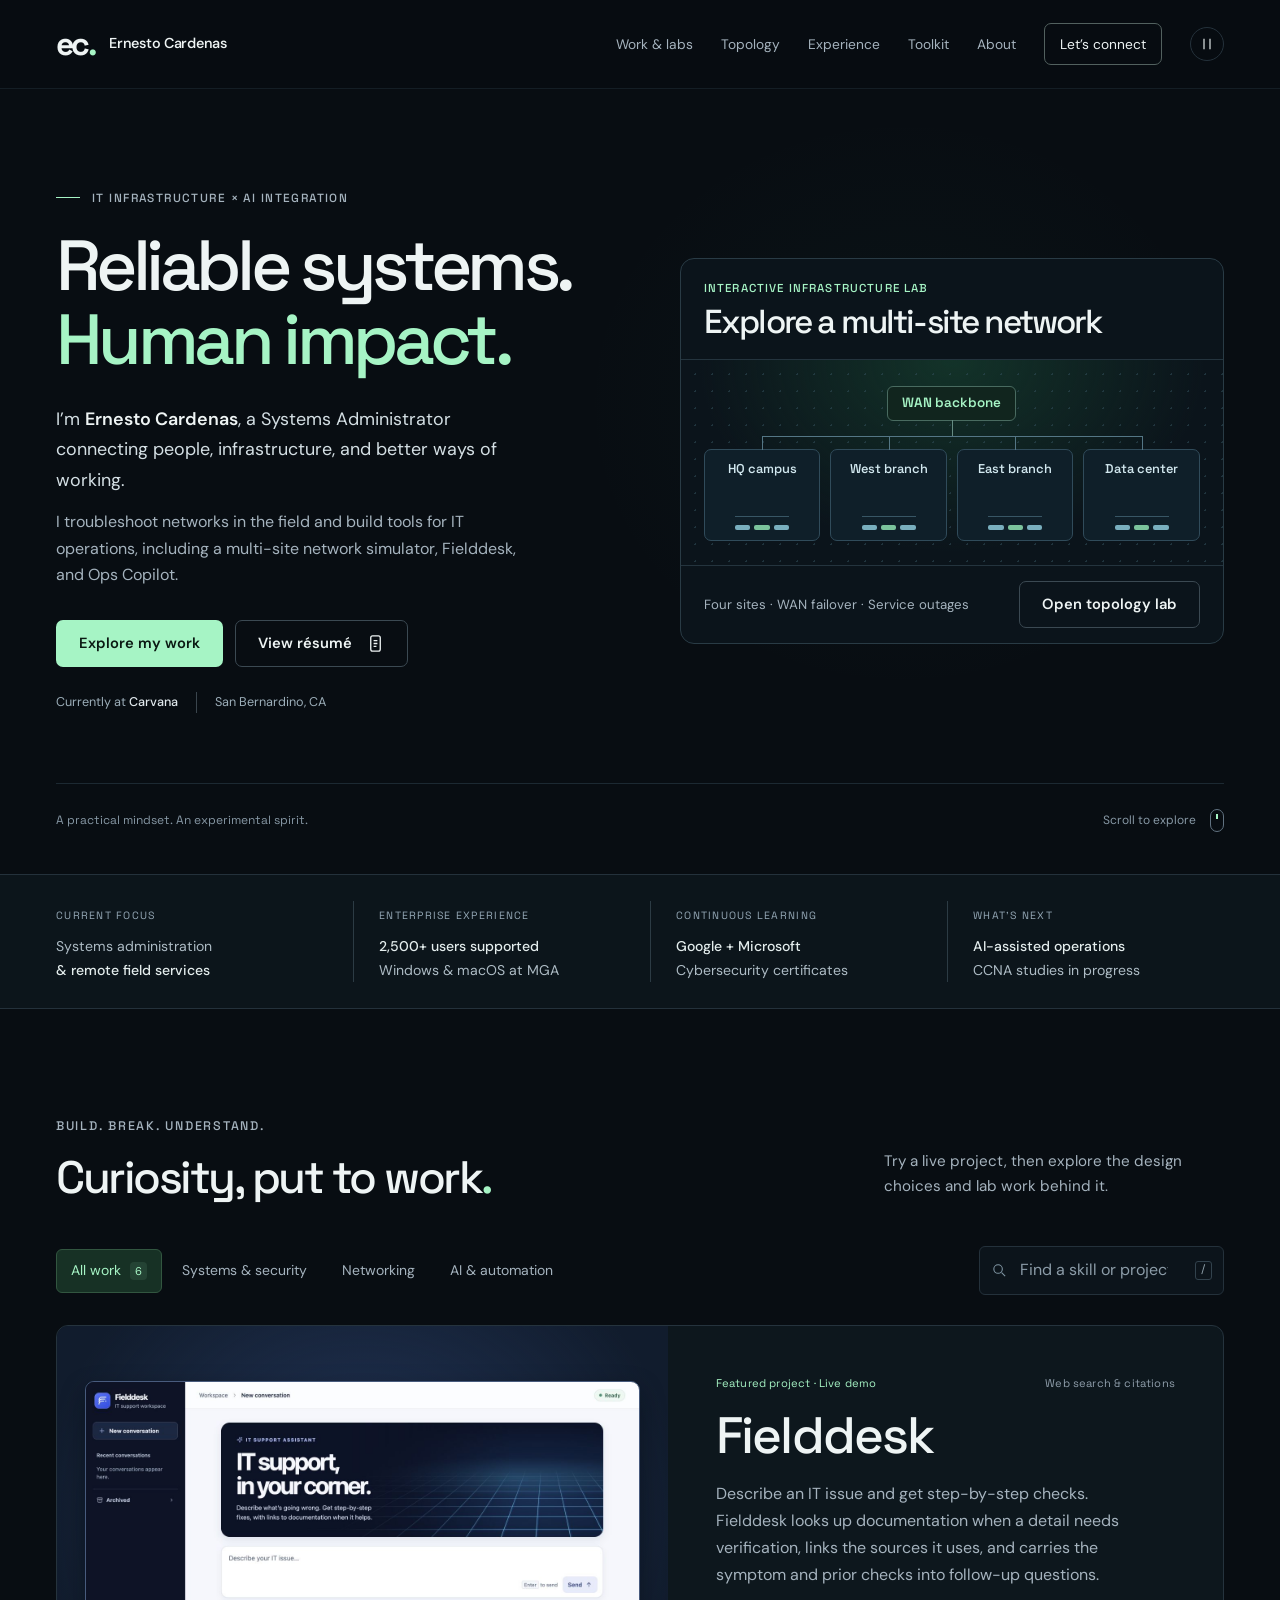
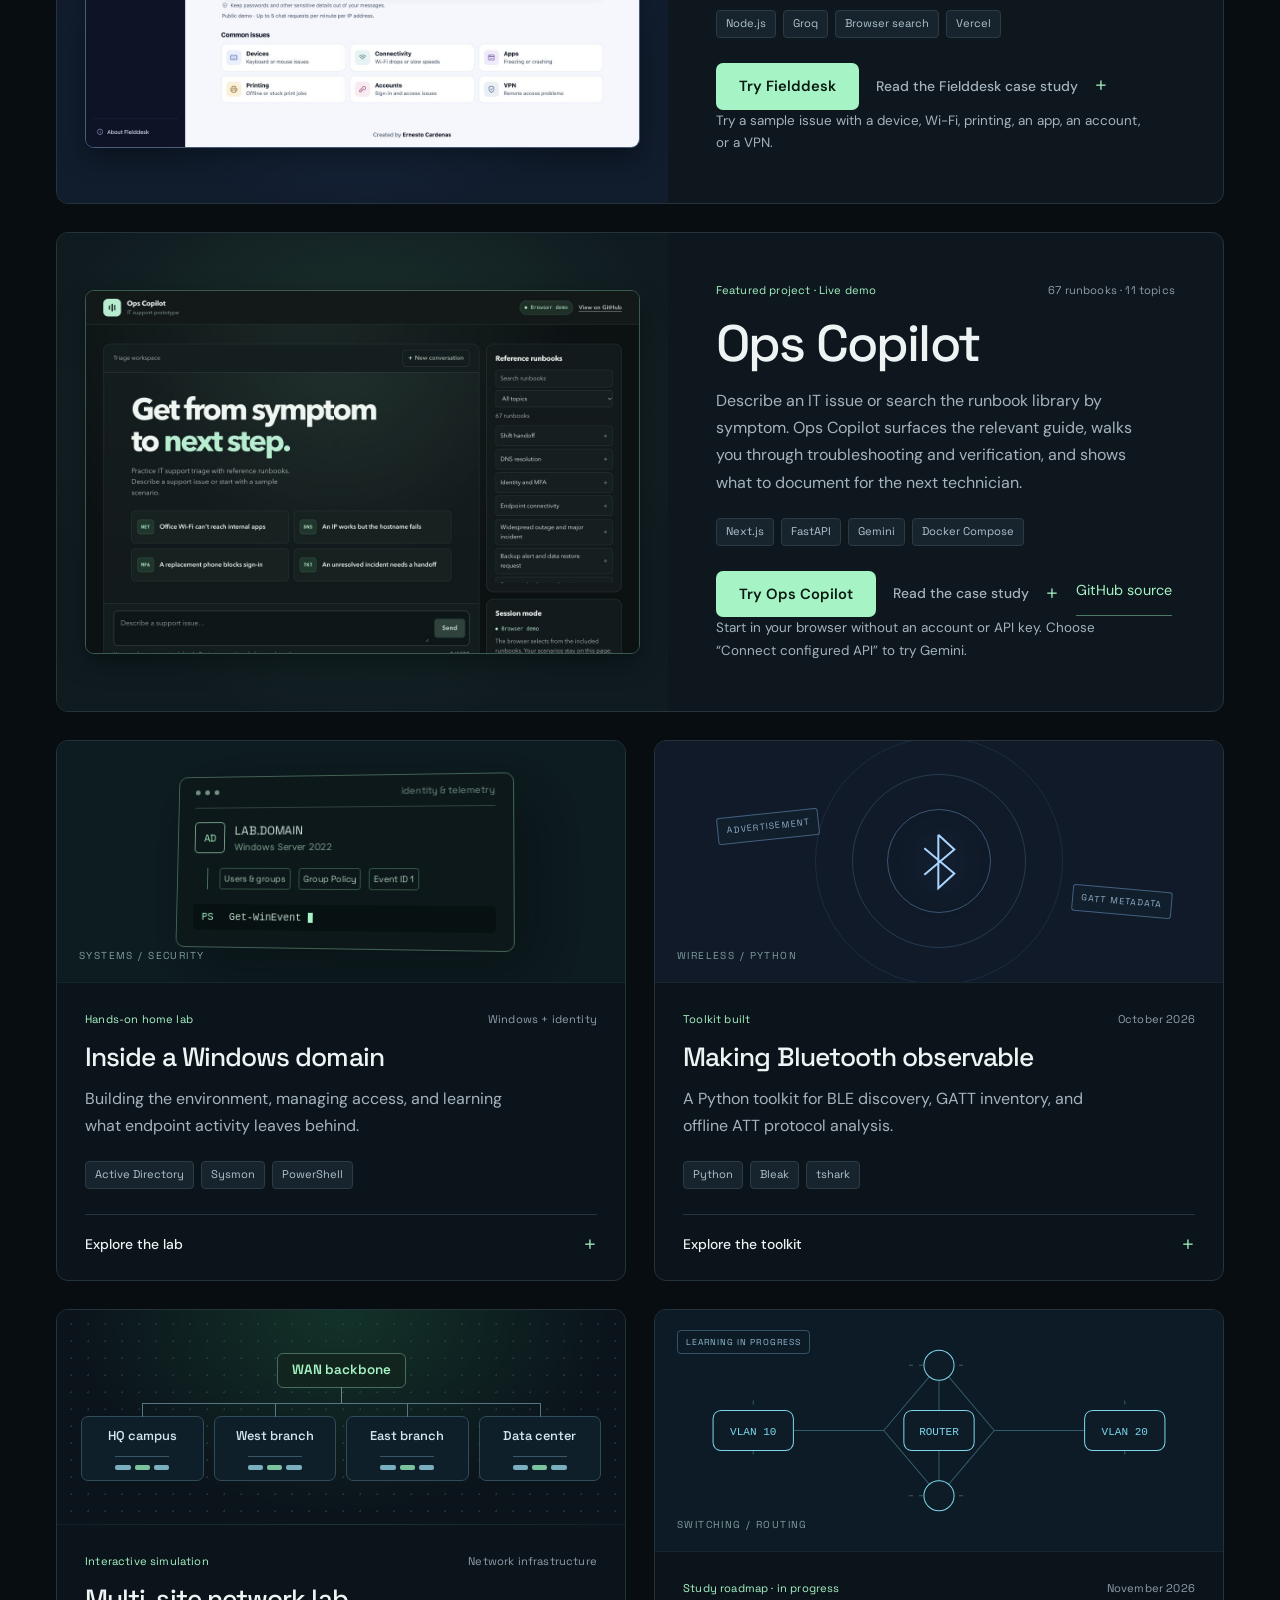
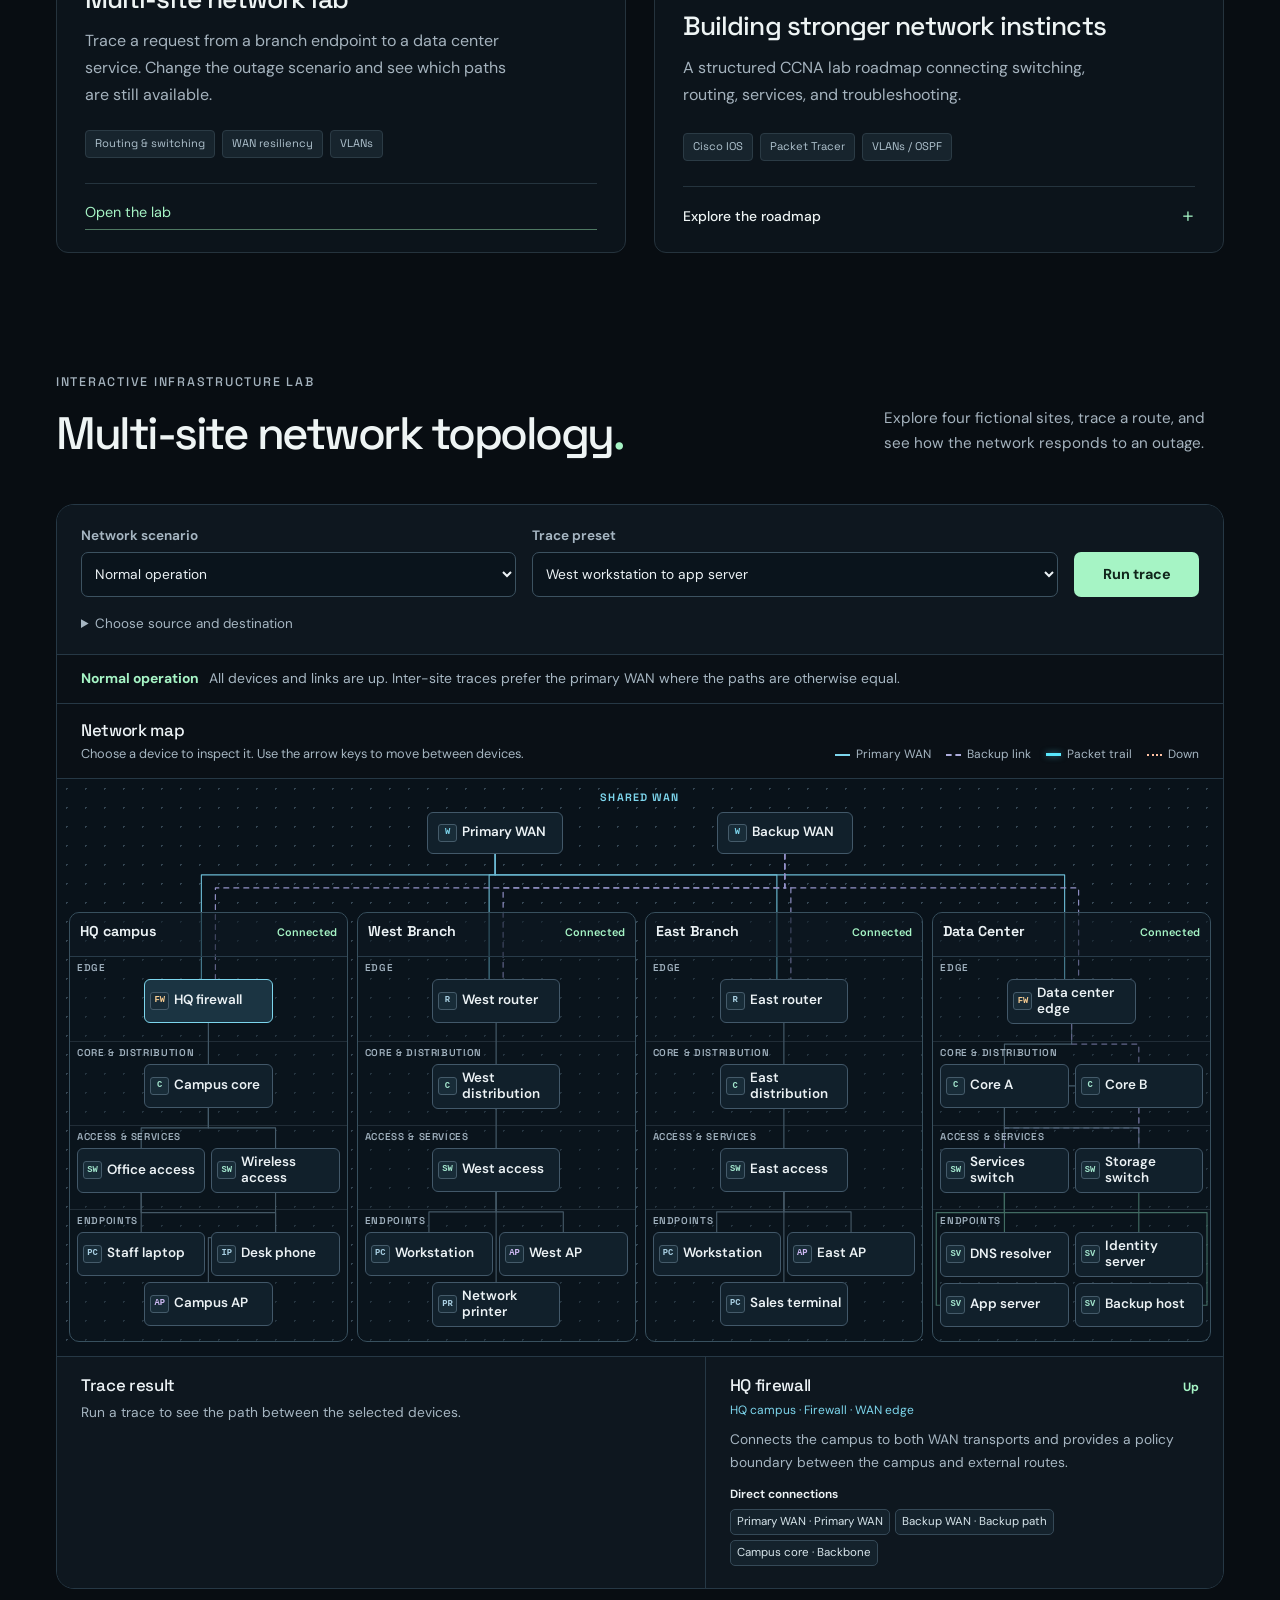
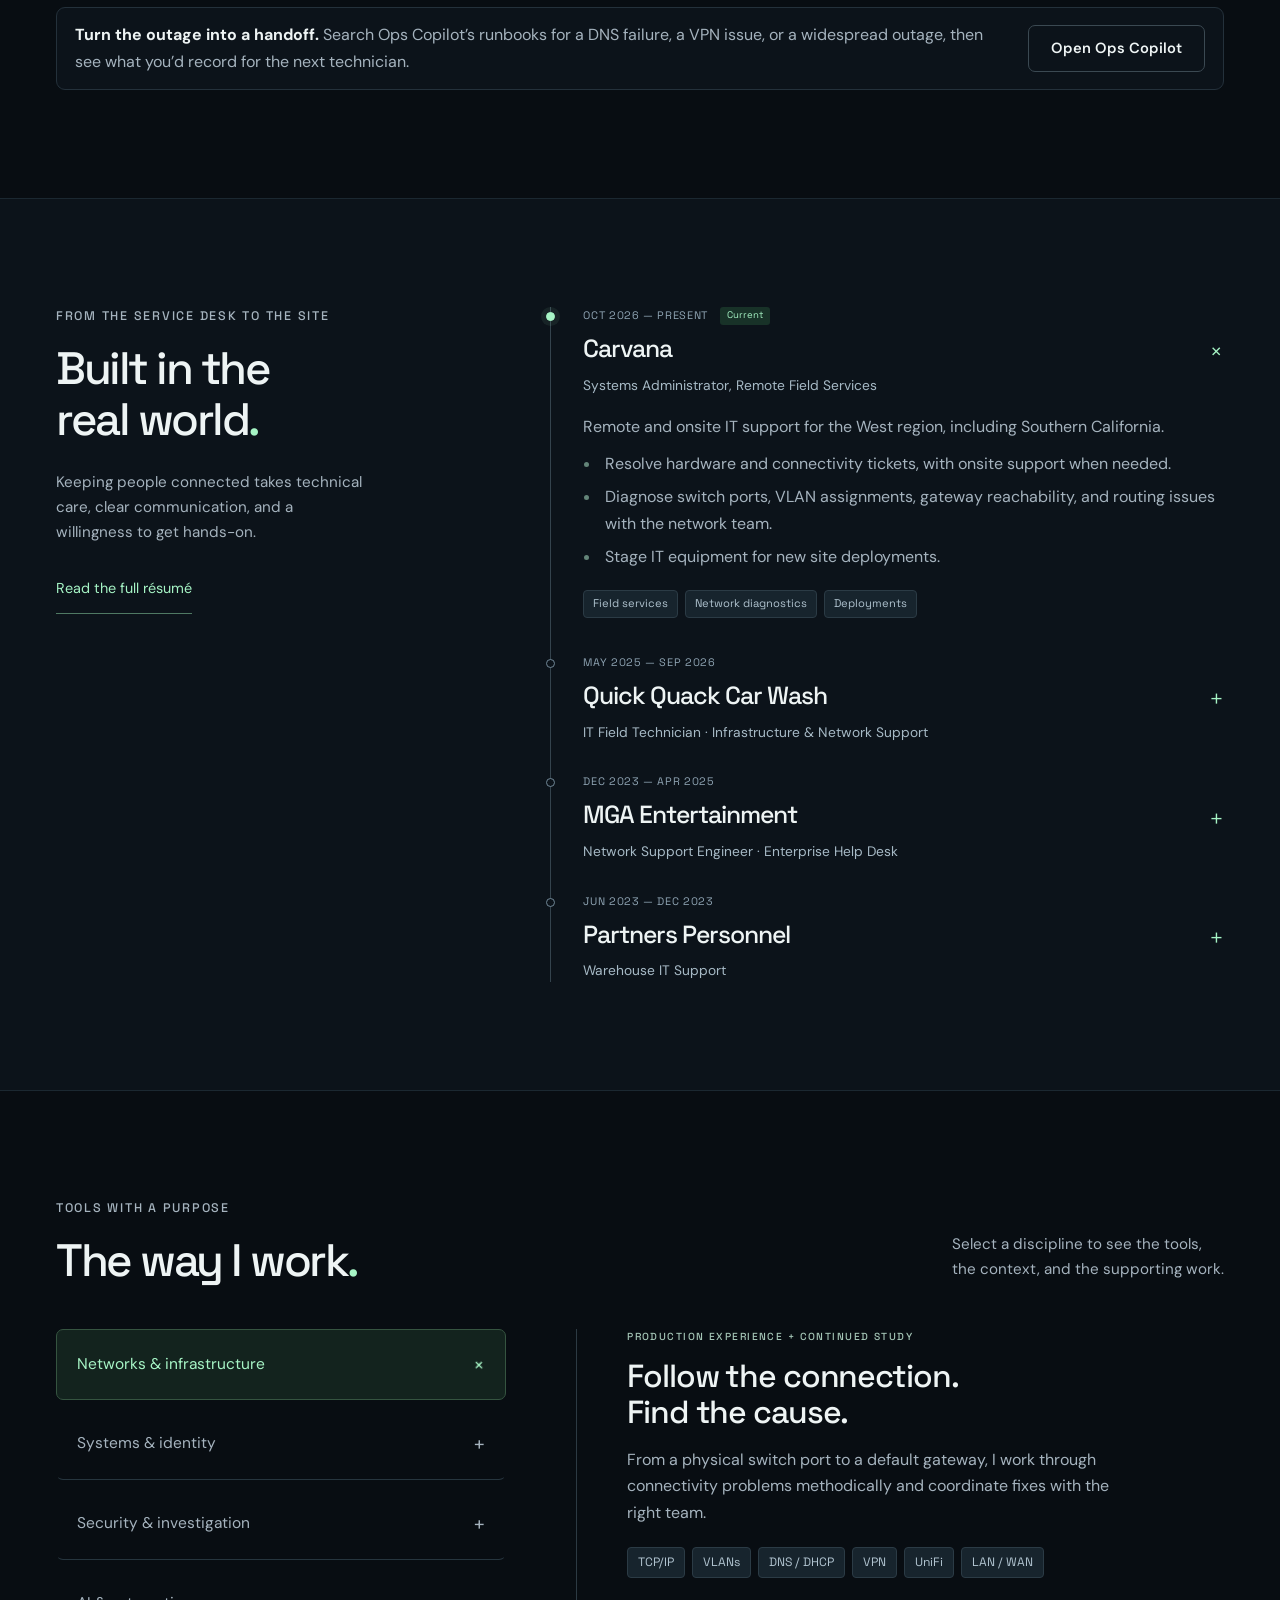
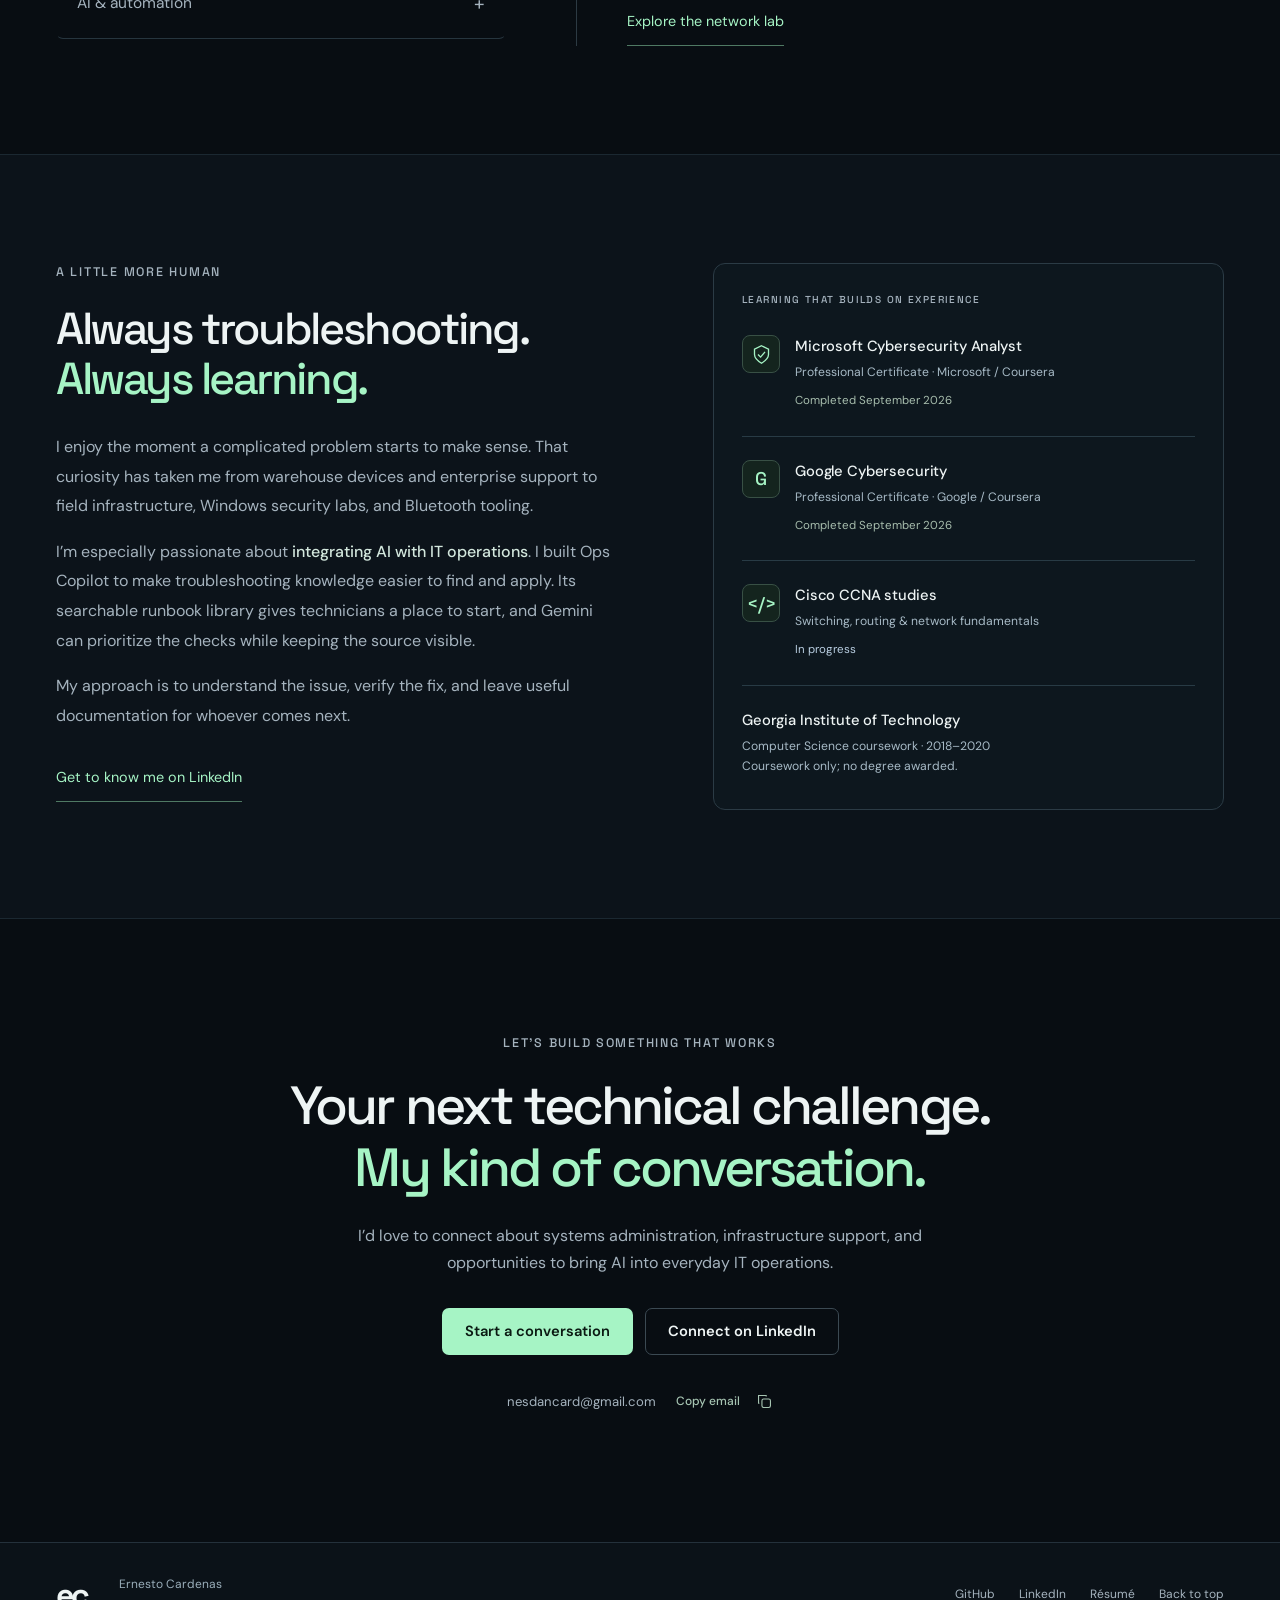
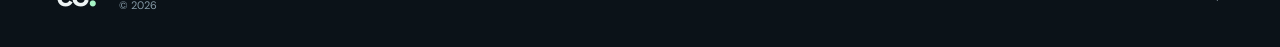
<file: index.html>
<!doctype html>
<html lang="en" data-motion="on">
<head>
  <meta charset="utf-8">
  <meta name="viewport" content="width=device-width, initial-scale=1">
  <meta name="theme-color" content="#080d12">
  <meta name="description" content="Ernesto Cardenas — Systems Administrator at Carvana. IT infrastructure, network troubleshooting, hands-on security labs, and a passion for AI integration with IT operations.">
  <meta property="og:title" content="Ernesto Cardenas | IT Infrastructure & AI Integration">
  <meta property="og:description" content="Explore Fielddesk, Ops Copilot, and an interactive multi-site network lab built by Ernesto Cardenas.">
  <meta property="og:type" content="website">
  <title>Ernesto Cardenas | Systems, Networks & AI</title>
  <link rel="icon" href="assets/favicon.svg" type="image/svg+xml">
  <link rel="stylesheet" href="styles.css">
  <link rel="stylesheet" href="showcase.css?v=2">
  <link rel="stylesheet" href="network.css?v=3">
  <script src="portfolio.js?v=4" defer></script>
  <script src="network-model.js" defer></script>
  <script src="network.js?v=3" defer></script>
</head>
<body>
  <a class="skip-link" href="#main">Skip to content</a>
  <div class="scroll-progress" aria-hidden="true"></div>
  <header class="site-header">
    <div class="container header-inner">
      <a class="brand" href="#home" aria-label="Ernesto Cardenas, home"><span class="brand-mark" aria-hidden="true">ec<span>.</span></span><span class="brand-name">Ernesto Cardenas</span></a>
      <button class="menu-toggle icon-button" type="button" aria-expanded="false" aria-controls="navigation" aria-label="Open navigation"><span></span><span></span></button>
      <nav id="navigation" aria-label="Main navigation">
        <a href="#work">Work & labs</a><a href="#network-lab">Topology</a><a href="#experience">Experience</a><a href="#toolkit">Toolkit</a><a href="#about">About</a>
        <a href="#contact" class="nav-contact">Let’s connect</a>
      </nav>
      <button id="motion-toggle" class="icon-button motion-toggle" type="button" aria-pressed="false" aria-label="Pause animation" title="Pause animation"><svg viewBox="0 0 24 24" fill="none" stroke="currentColor" stroke-width="1.5" aria-hidden="true"><path d="M8 5v14M16 5v14"/></svg></button>
    </div>
  </header>
  <main id="main">
    <section id="home" class="hero container">
      <div class="hero-copy">
        <p class="eyebrow"><span class="small-line" aria-hidden="true"></span> IT INFRASTRUCTURE × AI INTEGRATION</p>
        <h1>Reliable systems.<br><span class="accent">Human impact.</span></h1>
        <p class="hero-intro">I’m <strong>Ernesto Cardenas</strong>, a Systems Administrator connecting people, infrastructure, and better ways of working.</p>
        <p class="hero-detail">I troubleshoot networks in the field and build tools for IT operations, including a multi-site network simulator, Fielddesk, and Ops Copilot.</p>
        <div class="hero-actions"><a class="button primary" href="#work">Explore my work</a><a class="button secondary" href="resume.html" target="_blank" rel="noopener">View résumé <svg viewBox="0 0 20 20" fill="none" stroke="currentColor" stroke-width="1.4" aria-hidden="true"><rect x="5" y="2" width="10" height="16" rx="2"/><path d="M8 7h4M8 10h4M8 13h3"/></svg></a></div>
        <div class="hero-meta"><span>Currently at <strong>Carvana</strong></span><span>San Bernardino, CA</span></div>
      </div>
      <div class="hero-visual">
        <figure class="hero-network">
          <figcaption><p>Interactive infrastructure lab</p><h2>Explore a multi-site network</h2></figcaption>
          <div class="hero-network-map" aria-hidden="true">
            <div class="hero-backbone">WAN backbone</div>
            <div class="hero-branch">HQ campus<span class="hero-device-preview"><i></i><i></i><i></i></span></div>
            <div class="hero-branch">West branch<span class="hero-device-preview"><i></i><i></i><i></i></span></div>
            <div class="hero-branch">East branch<span class="hero-device-preview"><i></i><i></i><i></i></span></div>
            <div class="hero-branch">Data center<span class="hero-device-preview"><i></i><i></i><i></i></span></div>
          </div>
          <div class="hero-network-footer">
            <p>Four sites · WAN failover · Service outages</p>
            <a class="button secondary" href="#network-lab">Open topology lab</a>
          </div>
        </figure>
      </div>
      <div class="hero-bottom"><span class="mono">A practical mindset. An experimental spirit.</span><a href="#work">Scroll to explore <span class="scroll-cue" aria-hidden="true"></span></a></div>
    </section>

    <section class="proof-strip" aria-label="Career highlights"><div class="container proof-grid">
      <div><span class="proof-label">CURRENT FOCUS</span><p>Systems administration<br><strong>& remote field services</strong></p></div>
      <div><span class="proof-label">ENTERPRISE EXPERIENCE</span><p><strong>2,500+ users supported</strong><br>Windows & macOS at MGA</p></div>
      <div><span class="proof-label">CONTINUOUS LEARNING</span><p><strong>Google + Microsoft</strong><br>Cybersecurity certificates</p></div>
      <div><span class="proof-label">WHAT’S NEXT</span><p><strong>AI-assisted operations</strong><br>CCNA studies in progress</p></div>
    </div></section>

    <section id="work" class="section container">
      <div class="section-heading reveal"><div><p class="eyebrow">BUILD. BREAK. UNDERSTAND.</p><h2>Curiosity, put to work<span class="accent">.</span></h2></div><p>Try a live project, then explore the design choices and lab work behind it.</p></div>
      <div class="work-controls">
        <div class="filters" role="group" aria-label="Filter projects"><button type="button" class="filter active" data-filter="all" aria-pressed="true">All work <span>6</span></button><button type="button" class="filter" data-filter="systems" aria-pressed="false">Systems & security</button><button type="button" class="filter" data-filter="networking" aria-pressed="false">Networking</button><button type="button" class="filter" data-filter="ai" aria-pressed="false">AI & automation</button></div>
        <label class="search-box"><svg viewBox="0 0 24 24" fill="none" stroke="currentColor" stroke-width="1.5" aria-hidden="true"><circle cx="10" cy="10" r="6"/><path d="m15 15 5 5"/></svg><span class="sr-only">Search projects or technologies</span><input id="project-search" type="search" placeholder="Find a skill or project" autocomplete="off"><kbd aria-hidden="true">/</kbd></label>
      </div>
      <p id="project-count" class="sr-only" role="status" aria-live="polite">Showing 6 projects</p>
      <div class="project-grid">
        <article id="fielddesk" class="project-card featured-project reveal" data-project="fielddesk" data-category="ai" data-search="Fielddesk IT support chatbot help desk service desk troubleshooting Groq Node.js Vercel browser search web search documentation citations conversational memory devices keyboard printing Wi-Fi connectivity apps accounts VPN">
          <figure class="ops-screenshot fielddesk-screenshot">
            <img src="assets/fielddesk-live.jpg" alt="Fielddesk’s live IT support workspace with a chat input, conversation sidebar, and six common issue starters." width="1360" height="900" loading="lazy" decoding="async">
          </figure>
          <div class="project-content">
            <div class="project-meta"><span>Featured project · Live demo</span><span class="project-date">Web search &amp; citations</span></div>
            <h3>Fielddesk</h3>
            <p>Describe an IT issue and get step-by-step checks. Fielddesk looks up documentation when a detail needs verification, links the sources it uses, and carries the symptom and prior checks into follow-up questions.</p>
            <div class="tags"><span>Node.js</span><span>Groq</span><span>Browser search</span><span>Vercel</span></div>
            <div class="showcase-actions">
              <a class="button primary" href="https://fielddesk-silk.vercel.app/" target="_blank" rel="noopener noreferrer">Try Fielddesk</a>
              <button class="text-button detail-button" type="button" data-open="fielddesk" aria-haspopup="dialog">Read the Fielddesk case study <span aria-hidden="true">+</span></button>
            </div>
            <p class="demo-note">Try a sample issue with a device, Wi-Fi, printing, an app, an account, or a VPN.</p>
          </div>
        </article>
        <article id="ops-copilot" class="project-card featured-project reveal" data-project="ai" data-category="ai" data-search="Ops Copilot AI Agents Next.js React TypeScript Python Gemini FastAPI Docker Compose Vercel runbook symptom search topic filter VPN DNS Wi-Fi DHCP MFA SSO identity endpoint mobile remote desktop printing backup recovery email incident security help desk service desk triage ticket handoff automation">
          <figure class="ops-screenshot">
            <img src="assets/ops-copilot-runbooks.jpg" alt="Ops Copilot workspace with four starter scenarios and a 67-runbook library with search and topic filters." width="1280" height="840" loading="lazy" decoding="async">
          </figure>
          <div class="project-content">
            <div class="project-meta"><span>Featured project · Live demo</span><span class="project-date">67 runbooks · 11 topics</span></div>
            <h3>Ops Copilot</h3>
            <p>Describe an IT issue or search the runbook library by symptom. Ops Copilot surfaces the relevant guide, walks you through troubleshooting and verification, and shows what to document for the next technician.</p>
            <div class="tags"><span>Next.js</span><span>FastAPI</span><span>Gemini</span><span>Docker Compose</span></div>
            <div class="showcase-actions">
              <a class="button primary" href="https://ai-agents-omega-nine.vercel.app/" target="_blank" rel="noopener noreferrer">Try Ops Copilot</a>
              <button class="text-button detail-button" type="button" data-open="ai" aria-haspopup="dialog">Read the case study <span aria-hidden="true">+</span></button>
              <a class="text-link" href="https://github.com/justernesto/ai-agents" target="_blank" rel="noopener noreferrer">GitHub source</a>
            </div>
            <p class="demo-note">Start in your browser without an account or API key. Choose “Connect configured API” to try Gemini.</p>
          </div>
        </article>
        <article class="project-card reveal" data-project="windows" data-category="systems networking" data-search="windows server vmware active directory gpo group policy powershell sysmon event viewer dns dhcp identity security monitoring ntfs">
          <div class="project-art art-windows" aria-hidden="true"><div class="window-art"><div class="window-top"><span></span><span></span><span></span><b>identity & telemetry</b></div><div class="directory-root"><span class="mini-icon">AD</span><div>LAB.DOMAIN<small>Windows Server 2022</small></div></div><div class="directory-branches"><span>Users & groups</span><span>Group Policy</span><span>Event ID 1</span></div><div class="terminal-line"><span>PS</span> Get-WinEvent <i class="terminal-caret"></i></div></div><span class="art-corner">SYSTEMS / SECURITY</span></div>
          <div class="project-content"><div class="project-meta"><span>Hands-on home lab</span><span class="project-date">Windows + identity</span></div><h3>Inside a Windows domain</h3><p>Building the environment, managing access, and learning what endpoint activity leaves behind.</p><div class="tags"><span>Active Directory</span><span>Sysmon</span><span>PowerShell</span></div><button class="project-open text-button" type="button" data-open="windows" aria-haspopup="dialog">Explore the lab <span aria-hidden="true">+</span></button></div>
        </article>
        <article class="project-card reveal" data-project="ble" data-category="systems networking" data-search="bluetooth ble bleak python asyncio corebluetooth gatt inventory att tshark wireshark protocol security macos">
          <div class="project-art art-ble" aria-hidden="true"><div class="signal-orbit orbit-one"></div><div class="signal-orbit orbit-two"></div><div class="signal-orbit orbit-three"></div><svg class="bluetooth-glyph" viewBox="0 0 60 90" fill="none" stroke="currentColor" stroke-width="3"><path d="M29 5v80l24-22L8 25M29 5l24 22L8 65"/></svg><span class="signal-tag signal-tag-one">ADVERTISEMENT</span><span class="signal-tag signal-tag-two">GATT METADATA</span><span class="art-corner">WIRELESS / PYTHON</span></div>
          <div class="project-content"><div class="project-meta"><span>Toolkit built</span><span class="project-date">October 2026</span></div><h3>Making Bluetooth observable</h3><p>A Python toolkit for BLE discovery, GATT inventory, and offline ATT protocol analysis.</p><div class="tags"><span>Python</span><span>Bleak</span><span>tshark</span></div><button class="project-open text-button" type="button" data-open="ble" aria-haspopup="dialog">Explore the toolkit <span aria-hidden="true">+</span></button></div>
        </article>
        <article class="project-card reveal" data-project="topology" data-category="networking systems" data-search="multi site enterprise topology simulator network router redundancy switching wireless access point firewall VLAN DNS identity WAN failover branch isolation data center">
          <div class="hero-network-map network-project-art" aria-hidden="true">
            <div class="hero-backbone">WAN backbone</div>
            <div class="hero-branch">HQ campus<span class="hero-device-preview"><i></i><i></i><i></i></span></div>
            <div class="hero-branch">West branch<span class="hero-device-preview"><i></i><i></i><i></i></span></div>
            <div class="hero-branch">East branch<span class="hero-device-preview"><i></i><i></i><i></i></span></div>
            <div class="hero-branch">Data center<span class="hero-device-preview"><i></i><i></i><i></i></span></div>
          </div>
          <div class="project-content">
            <div class="project-meta"><span>Interactive simulation</span><span class="project-date">Network infrastructure</span></div>
            <h3>Multi-site network lab</h3>
            <p>Trace a request from a branch endpoint to a data center service. Change the outage scenario and see which paths are still available.</p>
            <div class="tags"><span>Routing &amp; switching</span><span>WAN resiliency</span><span>VLANs</span></div>
            <a class="project-open text-link" href="#network-lab">Open the lab</a>
          </div>
        </article>
        <article class="project-card reveal" data-project="ccna" data-category="networking" data-search="cisco ccna packet tracer networking roadmap switching routing vlan trunks vlsm subnetting ospf ipv6 nat acl dhcp stp lacp ios">
          <div class="project-art art-network" aria-hidden="true"><svg viewBox="0 0 540 240" fill="none"><g stroke="currentColor" stroke-opacity=".35"><path d="M85 120h130m110 0h130M270 55v130M215 120l55-65 55 65-55 65-55-65Z"/><path d="M85 90v60m370-60v60M240 55h60m-60 130h60" stroke-dasharray="4 6"/></g><g fill="#0d1c26" stroke="currentColor"><rect x="45" y="100" width="80" height="40" rx="8"/><rect x="235" y="100" width="70" height="40" rx="8"/><rect x="415" y="100" width="80" height="40" rx="8"/><circle cx="270" cy="55" r="15"/><circle cx="270" cy="185" r="15"/></g><g fill="currentColor" font-family="monospace" font-size="11" text-anchor="middle"><text x="85" y="124">VLAN 10</text><text x="270" y="124">ROUTER</text><text x="455" y="124">VLAN 20</text></g></svg><span class="network-badge">LEARNING IN PROGRESS</span><span class="art-corner">SWITCHING / ROUTING</span></div>
          <div class="project-content"><div class="project-meta"><span>Study roadmap · in progress</span><span class="project-date">November 2026</span></div><h3>Building stronger network instincts</h3><p>A structured CCNA lab roadmap connecting switching, routing, services, and troubleshooting.</p><div class="tags"><span>Cisco IOS</span><span>Packet Tracer</span><span>VLANs / OSPF</span></div><button class="project-open text-button" type="button" data-open="ccna" aria-haspopup="dialog">Explore the roadmap <span aria-hidden="true">+</span></button></div>
        </article>
      </div>
      <div id="no-results" class="empty-state" hidden><h3>No matching projects yet.</h3><p>Try “Python,” “networking,” or “Active Directory.”</p><button id="clear-search" class="button secondary" type="button">Show all work</button></div>
      <noscript><p class="note">Project summaries are available above. Enable JavaScript for filters, case studies, and the interactive network demo.</p></noscript>
    </section>

    <section id="network-lab" class="section container network-lab" aria-labelledby="network-lab-title">
      <div class="section-heading">
        <div><p class="eyebrow">INTERACTIVE INFRASTRUCTURE LAB</p><h2 id="network-lab-title">Multi-site network topology<span class="accent">.</span></h2></div>
        <p>Explore four fictional sites, trace a route, and see how the network responds to an outage.</p>
      </div>
      <div class="nt-lab" data-network-topology>
        <div class="nt-tools">
          <div class="nt-control">
            <label for="nt-scenario">Network scenario</label>
            <select id="nt-scenario" data-nt-scenario disabled></select>
          </div>
          <div class="nt-control">
            <label for="nt-preset">Trace preset</label>
            <select id="nt-preset" data-nt-preset disabled></select>
          </div>
          <button class="nt-run" data-nt-run type="button" disabled>Run trace</button>
          <details class="nt-custom" data-nt-custom>
            <summary>Choose source and destination</summary>
            <div class="nt-custom-grid">
              <div class="nt-control">
                <label for="nt-source">Source device</label>
                <select id="nt-source" data-nt-source disabled></select>
              </div>
              <div class="nt-control">
                <label for="nt-destination">Destination device</label>
                <select id="nt-destination" data-nt-destination disabled></select>
              </div>
            </div>
          </details>
        </div>

        <p class="nt-incident" data-nt-incident><strong>Loading simulated network…</strong></p>
        <div class="nt-map-head">
          <div>
            <h3 id="nt-map-title">Network map</h3>
            <p data-nt-map-status>Choose a device to inspect it. Use the arrow keys to move between devices.</p>
          </div>
          <ul class="nt-legend" aria-label="Network map legend">
            <li><span class="nt-legend-line nt-line-primary" aria-hidden="true"></span> Primary WAN</li>
            <li><span class="nt-legend-line nt-line-backup" aria-hidden="true"></span> Backup link</li>
            <li><span class="nt-legend-line nt-line-trace" aria-hidden="true"></span> Packet trail</li>
            <li><span class="nt-legend-line nt-line-down" aria-hidden="true"></span> Down</li>
          </ul>
          <div class="nt-jump nt-control">
            <label for="nt-site">Jump to site</label>
            <select id="nt-site" data-nt-site disabled></select>
          </div>
        </div>
        <div class="nt-scroll" role="region" tabindex="0" aria-labelledby="nt-map-title">
          <div class="nt-map" data-nt-map>
            <canvas class="nt-links" aria-hidden="true" data-nt-links></canvas>
            <div class="nt-wan" data-nt-wan></div>
            <div class="nt-sites" data-nt-sites></div>
          </div>
        </div>

        <div class="nt-readouts">
          <section class="nt-result" aria-labelledby="nt-trace-title">
            <h3 id="nt-trace-title">Trace result</h3>
            <p data-nt-result role="status" aria-atomic="true">Run a trace to see the path between two devices.</p>
            <ol class="nt-hops" data-nt-hops hidden aria-label="Ordered trace hops"></ol>
          </section>
          <section class="nt-inspector" id="nt-device-inspector" aria-labelledby="nt-device-title">
            <div class="nt-inspector-head">
              <h3 id="nt-device-title" data-nt-device-title tabindex="-1">Device inspector</h3>
              <span class="nt-device-state" data-nt-device-state></span>
            </div>
            <p class="nt-device-context" data-nt-device-context></p>
            <p data-nt-device-detail>Select a device on the map for its role, status, and links.</p>
            <p class="nt-sr-only" data-nt-device-announcement role="status"></p>
            <div data-nt-neighbor-list hidden>
              <p class="nt-neighbor-heading">Direct connections</p>
              <ul class="nt-neighbors" data-nt-neighbors></ul>
            </div>
          </section>
        </div>
        <noscript><p class="nt-static">This simulation needs JavaScript. The four sites share redundant WAN paths, with local switching and centralized services in the data center.</p></noscript>
      </div>
      <div class="lab-next">
        <p><strong>Turn the outage into a handoff.</strong> Search Ops Copilot’s runbooks for a DNS failure, a VPN issue, or a widespread outage, then see what you’d record for the next technician.</p>
        <a class="button secondary" href="https://ai-agents-omega-nine.vercel.app/" target="_blank" rel="noopener noreferrer">Open Ops Copilot</a>
      </div>
    </section>

    <section id="experience" class="section section-tinted"><div class="container experience-layout">
      <div class="section-heading reveal"><div><p class="eyebrow">FROM THE SERVICE DESK TO THE SITE</p><h2>Built in the<br>real world<span class="accent">.</span></h2></div><p>Keeping people connected takes technical care, clear communication, and a willingness to get hands-on.</p><a class="text-link" href="resume.html" target="_blank" rel="noopener">Read the full résumé</a></div>
      <div class="timeline">
        <details class="experience-item reveal" open><summary><span class="timeline-marker" aria-hidden="true"></span><span class="experience-summary"><span class="experience-date">OCT 2026 — PRESENT <span class="current-label">Current</span></span><strong>Carvana</strong><span>Systems Administrator, Remote Field Services</span></span><span class="details-symbol" aria-hidden="true">+</span></summary><div class="experience-body"><p>Remote and onsite IT support for the West region, including Southern California.</p><ul><li>Resolve hardware and connectivity tickets, with onsite support when needed.</li><li>Diagnose switch ports, VLAN assignments, gateway reachability, and routing issues with the network team.</li><li>Stage IT equipment for new site deployments.</li></ul><div class="tags"><span>Field services</span><span>Network diagnostics</span><span>Deployments</span></div></div></details>
        <details class="experience-item reveal"><summary><span class="timeline-marker" aria-hidden="true"></span><span class="experience-summary"><span class="experience-date">MAY 2025 — SEP 2026</span><strong>Quick Quack Car Wash</strong><span>IT Field Technician · Infrastructure & Network Support</span></span><span class="details-symbol" aria-hidden="true">+</span></summary><div class="experience-body"><p>Multi-site infrastructure support where network reliability directly supports day-to-day operations.</p><ul><li>Troubleshot endpoint, POS, VLAN, WAN, and wireless issues.</li><li>Installed and maintained UniFi switches, gateways, PoE access points, IP cameras, and cabling.</li><li>Used NinjaOne to support Qtroller software hosting Docker containers for the license plate recognition server.</li><li>Created Confluence support documentation and coordinated onsite fixes with remote teams.</li></ul></div></details>
        <details class="experience-item reveal"><summary><span class="timeline-marker" aria-hidden="true"></span><span class="experience-summary"><span class="experience-date">DEC 2023 — APR 2025</span><strong>MGA Entertainment</strong><span>Network Support Engineer · Enterprise Help Desk</span></span><span class="details-symbol" aria-hidden="true">+</span></summary><div class="experience-body"><p>Tier 1/2 support for an environment serving 2,500+ Windows and macOS users.</p><ul><li>Resolved workstation, application, identity, and network access issues.</li><li>Supported Microsoft 365 accounts and troubleshot Active Directory, MFA, VPN, DNS, and DHCP.</li><li>Documented investigations, escalations, and support handoffs in Freshservice.</li></ul></div></details>
        <details class="experience-item reveal"><summary><span class="timeline-marker" aria-hidden="true"></span><span class="experience-summary"><span class="experience-date">JUN 2023 — DEC 2023</span><strong>Partners Personnel</strong><span>Warehouse IT Support</span></span><span class="details-symbol" aria-hidden="true">+</span></summary><div class="experience-body"><p>Onsite support for 100+ warehouse users, workstations, Zebra printers, RF scanners, and connectivity, with deployment and escalation coordination.</p></div></details>
      </div>
    </div></section>

    <section id="toolkit" class="section container">
      <div class="section-heading reveal"><div><p class="eyebrow">TOOLS WITH A PURPOSE</p><h2>The way I work<span class="accent">.</span></h2></div><p>Select a discipline to see the tools,<br>the context, and the supporting work.</p></div>
      <div class="toolkit-layout reveal"><div class="toolkit-tabs" role="tablist" aria-label="Technical disciplines"><button id="tab-networks" role="tab" aria-selected="true" aria-controls="toolkit-panel" data-toolkit="networks">Networks & infrastructure <span aria-hidden="true">+</span></button><button id="tab-systems" role="tab" tabindex="-1" aria-selected="false" aria-controls="toolkit-panel" data-toolkit="systems">Systems & identity <span aria-hidden="true">+</span></button><button id="tab-security" role="tab" tabindex="-1" aria-selected="false" aria-controls="toolkit-panel" data-toolkit="security">Security & investigation <span aria-hidden="true">+</span></button><button id="tab-ai" role="tab" tabindex="-1" aria-selected="false" aria-controls="toolkit-panel" data-toolkit="ai">AI & automation <span aria-hidden="true">+</span></button></div><div id="toolkit-panel" class="toolkit-panel" role="tabpanel" aria-labelledby="tab-networks" tabindex="0"><p class="eyebrow" id="toolkit-context">PRODUCTION EXPERIENCE + CONTINUED STUDY</p><h3 id="toolkit-title">Follow the connection.<br>Find the cause.</h3><p id="toolkit-description">From a physical switch port to a default gateway, I work through connectivity problems methodically and coordinate fixes with the right team.</p><div class="tags large-tags" id="toolkit-tags"><span>TCP/IP</span><span>VLANs</span><span>DNS / DHCP</span><span>VPN</span><span>UniFi</span><span>LAN / WAN</span></div><a id="toolkit-evidence" class="text-link" href="#network-lab">Explore the network lab</a></div></div>
    </section>

    <section id="about" class="section section-tinted"><div class="container about-layout">
      <div class="about-copy reveal"><p class="eyebrow">A LITTLE MORE HUMAN</p><h2>Always troubleshooting.<br><span class="accent">Always learning.</span></h2><p>I enjoy the moment a complicated problem starts to make sense. That curiosity has taken me from warehouse devices and enterprise support to field infrastructure, Windows security labs, and Bluetooth tooling.</p><p>I’m especially passionate about <strong>integrating AI with IT operations</strong>. I built Ops Copilot to make troubleshooting knowledge easier to find and apply. Its searchable runbook library gives technicians a place to start, and Gemini can prioritize the checks while keeping the source visible.</p><p>My approach is to understand the issue, verify the fix, and leave useful documentation for whoever comes next.</p><a class="text-link" href="https://www.linkedin.com/in/nescardenas" target="_blank" rel="noopener noreferrer">Get to know me on LinkedIn</a></div>
      <div class="learning-panel reveal"><p class="eyebrow">LEARNING THAT BUILDS ON EXPERIENCE</p><div class="credential"><span class="credential-icon" aria-hidden="true"><svg viewBox="0 0 24 24" fill="none" stroke="currentColor" stroke-width="1.5"><path d="m12 2 8 4v6c0 5-8 10-8 10S4 17 4 12V6Z"/><path d="m8 12 3 3 5-6"/></svg></span><div><h3>Microsoft Cybersecurity Analyst</h3><p>Professional Certificate · Microsoft / Coursera</p><span>Completed September 2026</span></div></div><div class="credential"><span class="credential-icon" aria-hidden="true">G</span><div><h3>Google Cybersecurity</h3><p>Professional Certificate · Google / Coursera</p><span>Completed September 2026</span></div></div><div class="credential"><span class="credential-icon mono" aria-hidden="true">&lt;/&gt;</span><div><h3>Cisco CCNA studies</h3><p>Switching, routing & network fundamentals</p><span class="study-status">In progress</span></div></div><div class="education-note"><h3>Georgia Institute of Technology</h3><p>Computer Science coursework · 2018–2020<br>Coursework only; no degree awarded.</p></div></div>
    </div></section>

    <section id="contact" class="section container contact-section reveal"><p class="eyebrow">LET’S BUILD SOMETHING THAT WORKS</p><h2>Your next technical challenge.<br><span class="accent">My kind of conversation.</span></h2><p>I’d love to connect about systems administration, infrastructure support, and opportunities to bring AI into everyday IT operations.</p><div class="contact-actions"><a class="button primary" href="mailto:nesdancard@gmail.com">Start a conversation</a><a class="button secondary" href="https://www.linkedin.com/in/nescardenas" target="_blank" rel="noopener noreferrer">Connect on LinkedIn</a></div><div class="email-line"><a href="mailto:nesdancard@gmail.com">nesdancard@gmail.com</a><button id="copy-email" class="text-button" type="button" aria-label="Copy email address">Copy email <svg viewBox="0 0 20 20" fill="none" stroke="currentColor" stroke-width="1.3" aria-hidden="true"><rect x="7" y="7" width="10" height="10" rx="2"/><path d="M12 4V3H3v9h1"/></svg></button></div><p id="copy-status" class="copy-status" role="status" aria-live="polite"></p></section>
  </main>
  <footer class="site-footer"><div class="container footer-inner"><div><a class="brand-mark" href="#home" aria-label="Back to top">ec<span>.</span></a><p>Ernesto Cardenas <span>© <span id="year">2026</span></span></p></div><div class="footer-links"><a href="https://github.com/justernesto" target="_blank" rel="noopener noreferrer">GitHub</a><a href="https://www.linkedin.com/in/nescardenas" target="_blank" rel="noopener noreferrer">LinkedIn</a><a href="resume.html" target="_blank" rel="noopener">Résumé</a><a href="#home">Back to top</a></div></div></footer>

  <dialog id="project-dialog" aria-labelledby="dialog-title"><div class="dialog-top"><span class="eyebrow">BEHIND THE PROJECT</span><button class="icon-button dialog-close" type="button" aria-label="Close project details">×</button></div><div class="dialog-body"><p id="dialog-status" class="dialog-status"></p><h2 id="dialog-title"></h2><p id="dialog-intro" class="dialog-intro"></p><div id="dialog-tags" class="tags"></div><div id="dialog-sections"></div><div id="dialog-links" class="dialog-links"></div></div></dialog>
</body>
</html>
</file>
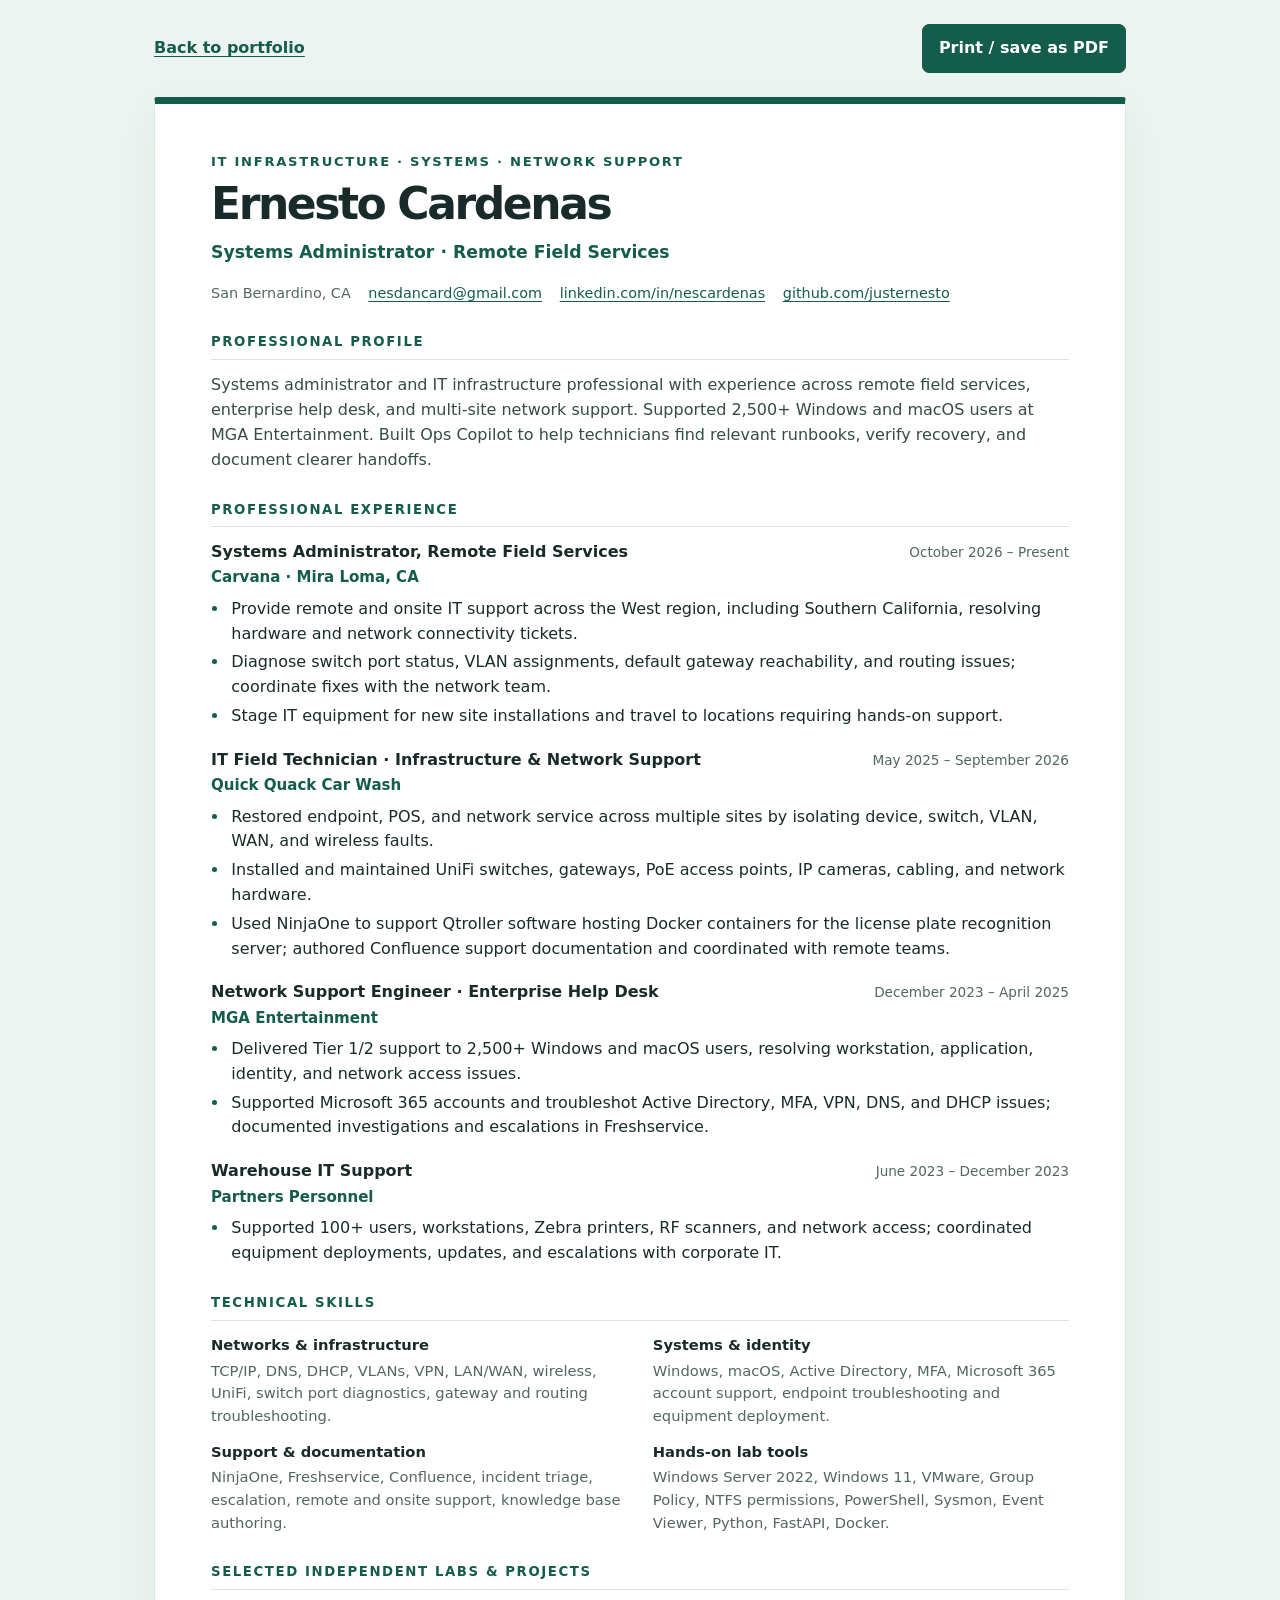
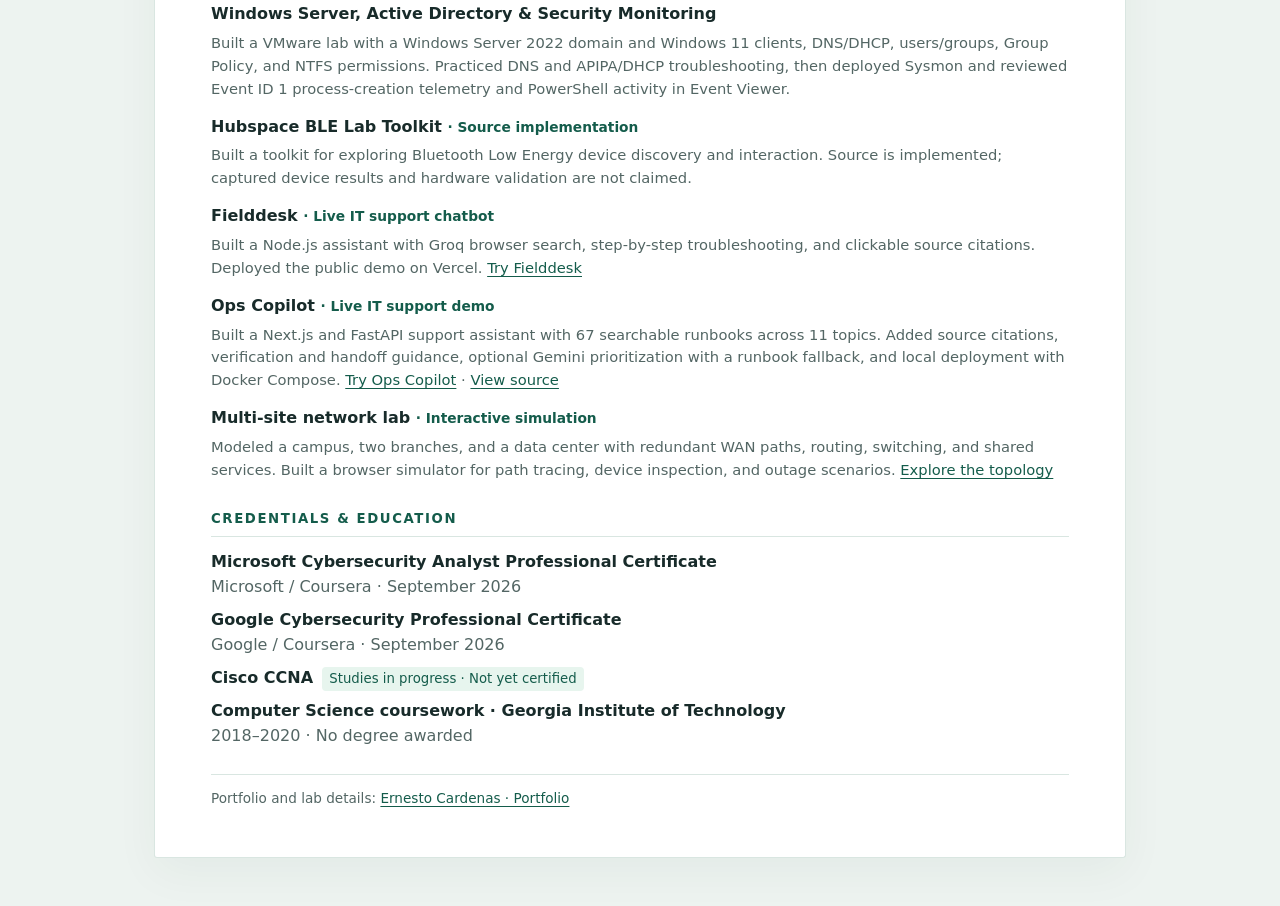
<file: resume.html>
<!DOCTYPE html>
<html lang="en">
<head>
  <meta charset="UTF-8">
  <meta name="viewport" content="width=device-width, initial-scale=1">
  <meta name="description" content="Ernesto Cardenas — Systems Administrator, Remote Field Services. Experience in IT infrastructure, enterprise support, networking, and hands-on systems labs.">
  <meta name="theme-color" content="#164f43">
  <title>Résumé · Ernesto Cardenas</title>
  <style>
    :root { color-scheme: light; --ink:#182b2a; --muted:#536664; --accent:#145c4b; --line:#d9e6e1; --mint:#e7f5ee; }
    * { box-sizing:border-box; }
    html { font-size:16px; }
    body { margin:0; color:var(--ink); background:#edf3f0; font-family:system-ui,-apple-system,BlinkMacSystemFont,"Segoe UI",sans-serif; line-height:1.55; }
    a { color:var(--accent); text-underline-offset:.2em; overflow-wrap:anywhere; }
    a:hover { text-decoration-thickness:2px; }
    a:focus-visible,button:focus-visible { outline:3px solid #16846b; outline-offset:4px; }
    .skip-link { position:fixed; top:.75rem; left:.75rem; padding:.6rem 1rem; background:white; transform:translateY(-200%); z-index:10; }
    .skip-link:focus { transform:translateY(0); }
    .toolbar { max-width:1020px; margin:1.5rem auto; padding:0 1.5rem; display:flex; justify-content:space-between; align-items:center; gap:1rem; }
    .toolbar a { font-weight:650; }
    button { border:1px solid var(--accent); border-radius:7px; padding:.7rem 1rem; color:white; background:var(--accent); font:inherit; font-weight:650; cursor:pointer; }
    button:hover { background:#0d4538; }
    .sheet { max-width:972px; margin:0 auto 3rem; padding:3rem 3.5rem; border:1px solid var(--line); border-top:7px solid var(--accent); border-radius:3px; background:#fff; box-shadow:0 14px 45px #163c2e0c; }
    header { margin-bottom:1.7rem; }
    .eyebrow { margin:0 0 .45rem; color:var(--accent); font-size:.82rem; font-weight:750; letter-spacing:.13em; text-transform:uppercase; }
    h1 { margin:0; font-size:2.75rem; line-height:1.1; letter-spacing:-.055em; font-weight:750; }
    .role { margin:.7rem 0 1rem; color:var(--accent); font-size:1.08rem; font-weight:650; }
    .contact { display:flex; flex-wrap:wrap; gap:.35rem 1.1rem; margin:0; padding:0; list-style:none; color:var(--muted); font-size:.9rem; }
    section { margin-top:1.7rem; }
    h2 { margin:0 0 .85rem; padding-bottom:.4rem; border-bottom:1px solid var(--line); color:var(--accent); font-size:.83rem; font-weight:800; letter-spacing:.12em; text-transform:uppercase; }
    h3 { margin:0; font-size:1rem; line-height:1.35; font-weight:750; }
    p { margin:.45rem 0 0; }
    .summary { color:#354b47; }
    .job { margin-bottom:1.25rem; }
    .job:last-child { margin-bottom:0; }
    .job-top { display:flex; align-items:baseline; justify-content:space-between; gap:1rem; }
    .dates { flex-shrink:0; color:var(--muted); font-size:.85rem; white-space:nowrap; }
    .employer { margin:.2rem 0 .45rem; color:var(--accent); font-size:.94rem; font-weight:600; }
    ul.details { margin:.35rem 0 0; padding-left:1.15rem; }
    .details li { margin:.25rem 0; padding-left:.12rem; }
    .details li::marker { color:var(--accent); }
    .skills { display:grid; grid-template-columns:1fr 1fr; gap:.8rem 1.6rem; margin:0; }
    .skills div { min-width:0; }
    dt { margin:0 0 .15rem; font-weight:750; font-size:.92rem; }
    dd { margin:0; color:var(--muted); font-size:.92rem; }
    .project { margin-bottom:.95rem; }
    .project p { color:var(--muted); font-size:.92rem; }
    .project:last-child { margin-bottom:0; }
    .project-status { color:var(--accent); font-size:.86rem; font-weight:600; }
    .credential-list { margin:0; padding:0; list-style:none; }
    .credential-list li { margin:.5rem 0; }
    .credential-list span { color:var(--muted); }
    .learning { display:inline-block; padding:.1rem .45rem; margin-left:.25rem; border-radius:4px; background:var(--mint); color:var(--accent) !important; font-size:.83rem; }
    footer { margin-top:1.6rem; padding-top:.8rem; border-top:1px solid var(--line); color:var(--muted); font-size:.85rem; }
    @media (max-width:700px) {
      .toolbar { margin:1rem auto; padding:0 1rem; }
      .sheet { margin:0 .7rem 1rem; padding:2rem 1.25rem; }
      h1 { font-size:2.2rem; }
      .job-top { display:block; }
      .dates { display:block; margin-top:.2rem; }
      .skills { grid-template-columns:1fr; }
      .contact { display:block; }
      .contact li { margin-top:.2rem; }
    }
    @media print {
      @page { size:letter; margin:.5in; }
      html { font-size:10pt; }
      body { background:white; line-height:1.35; -webkit-print-color-adjust:exact; print-color-adjust:exact; }
      .toolbar,.skip-link { display:none; }
      .sheet { max-width:none; margin:0; padding:0; border:0; border-radius:0; box-shadow:none; }
      header { margin-bottom:.9rem; padding-top:.5rem; border-top:4px solid var(--accent); }
      h1 { font-size:26pt; }
      .role { margin:.4rem 0 .5rem; }
      section { margin-top:1rem; }
      h2 { margin-bottom:.5rem; padding-bottom:.25rem; break-after:avoid; }
      .job { margin-bottom:.7rem; break-inside:avoid; }
      .job-top { display:flex; }
      .dates { display:inline; margin:0; }
      .skills { display:grid; grid-template-columns:1fr 1fr; gap:.5rem 1.3rem; }
      .project { margin-bottom:.6rem; break-inside:avoid; }
      .credential-list li { margin:.35rem 0; break-inside:avoid; }
      .contact { display:flex; }
      footer { margin-top:.9rem; padding-top:.5rem; }
      a { color:inherit; text-decoration:none; }
      p,li { orphans:2; widows:2; }
    }
  </style>
</head>
<body>
  <a class="skip-link" href="#resume">Skip to résumé</a>
  <div class="toolbar" aria-label="Résumé actions">
    <a href="index.html">Back to portfolio</a>
    <button type="button" id="print-resume">Print / save as PDF</button>
  </div>
  <main class="sheet" id="resume">
    <header>
      <p class="eyebrow">IT infrastructure · Systems · Network support</p>
      <h1>Ernesto Cardenas</h1>
      <p class="role">Systems Administrator · Remote Field Services</p>
      <ul class="contact" aria-label="Contact information">
        <li>San Bernardino, CA</li>
        <li><a href="mailto:nesdancard@gmail.com">nesdancard@gmail.com</a></li>
        <li><a href="https://www.linkedin.com/in/nescardenas" target="_blank" rel="noopener noreferrer">linkedin.com/in/nescardenas</a></li>
        <li><a href="https://github.com/justernesto" target="_blank" rel="noopener noreferrer">github.com/justernesto</a></li>
      </ul>
    </header>

    <section aria-labelledby="summary-title">
      <h2 id="summary-title">Professional profile</h2>
      <p class="summary">Systems administrator and IT infrastructure professional with experience across remote field services, enterprise help desk, and multi-site network support. Supported 2,500+ Windows and macOS users at MGA Entertainment. Built Ops Copilot to help technicians find relevant runbooks, verify recovery, and document clearer handoffs.</p>
    </section>

    <section aria-labelledby="experience-title">
      <h2 id="experience-title">Professional experience</h2>
      <article class="job">
        <div class="job-top"><h3>Systems Administrator, Remote Field Services</h3><span class="dates">October 2026 – Present</span></div>
        <p class="employer">Carvana · Mira Loma, CA</p>
        <ul class="details">
          <li>Provide remote and onsite IT support across the West region, including Southern California, resolving hardware and network connectivity tickets.</li>
          <li>Diagnose switch port status, VLAN assignments, default gateway reachability, and routing issues; coordinate fixes with the network team.</li>
          <li>Stage IT equipment for new site installations and travel to locations requiring hands-on support.</li>
        </ul>
      </article>
      <article class="job">
        <div class="job-top"><h3>IT Field Technician · Infrastructure &amp; Network Support</h3><span class="dates">May 2025 – September 2026</span></div>
        <p class="employer">Quick Quack Car Wash</p>
        <ul class="details">
          <li>Restored endpoint, POS, and network service across multiple sites by isolating device, switch, VLAN, WAN, and wireless faults.</li>
          <li>Installed and maintained UniFi switches, gateways, PoE access points, IP cameras, cabling, and network hardware.</li>
          <li>Used NinjaOne to support Qtroller software hosting Docker containers for the license plate recognition server; authored Confluence support documentation and coordinated with remote teams.</li>
        </ul>
      </article>
      <article class="job">
        <div class="job-top"><h3>Network Support Engineer · Enterprise Help Desk</h3><span class="dates">December 2023 – April 2025</span></div>
        <p class="employer">MGA Entertainment</p>
        <ul class="details">
          <li>Delivered Tier 1/2 support to 2,500+ Windows and macOS users, resolving workstation, application, identity, and network access issues.</li>
          <li>Supported Microsoft 365 accounts and troubleshot Active Directory, MFA, VPN, DNS, and DHCP issues; documented investigations and escalations in Freshservice.</li>
        </ul>
      </article>
      <article class="job">
        <div class="job-top"><h3>Warehouse IT Support</h3><span class="dates">June 2023 – December 2023</span></div>
        <p class="employer">Partners Personnel</p>
        <ul class="details">
          <li>Supported 100+ users, workstations, Zebra printers, RF scanners, and network access; coordinated equipment deployments, updates, and escalations with corporate IT.</li>
        </ul>
      </article>
    </section>

    <section aria-labelledby="skills-title">
      <h2 id="skills-title">Technical skills</h2>
      <dl class="skills">
        <div><dt>Networks &amp; infrastructure</dt><dd>TCP/IP, DNS, DHCP, VLANs, VPN, LAN/WAN, wireless, UniFi, switch port diagnostics, gateway and routing troubleshooting.</dd></div>
        <div><dt>Systems &amp; identity</dt><dd>Windows, macOS, Active Directory, MFA, Microsoft 365 account support, endpoint troubleshooting and equipment deployment.</dd></div>
        <div><dt>Support &amp; documentation</dt><dd>NinjaOne, Freshservice, Confluence, incident triage, escalation, remote and onsite support, knowledge base authoring.</dd></div>
        <div><dt>Hands-on lab tools</dt><dd>Windows Server 2022, Windows 11, VMware, Group Policy, NTFS permissions, PowerShell, Sysmon, Event Viewer, Python, FastAPI, Docker.</dd></div>
      </dl>
    </section>

    <section aria-labelledby="projects-title">
      <h2 id="projects-title">Selected independent labs &amp; projects</h2>
      <article class="project">
        <h3>Windows Server, Active Directory &amp; Security Monitoring</h3>
        <p>Built a VMware lab with a Windows Server 2022 domain and Windows 11 clients, DNS/DHCP, users/groups, Group Policy, and NTFS permissions. Practiced DNS and APIPA/DHCP troubleshooting, then deployed Sysmon and reviewed Event ID 1 process-creation telemetry and PowerShell activity in Event Viewer.</p>
      </article>
      <article class="project">
        <h3>Hubspace BLE Lab Toolkit <span class="project-status">· Source implementation</span></h3>
        <p>Built a toolkit for exploring Bluetooth Low Energy device discovery and interaction. Source is implemented; captured device results and hardware validation are not claimed.</p>
      </article>
      <article class="project">
        <h3>Fielddesk <span class="project-status">· Live IT support chatbot</span></h3>
        <p>Built a Node.js assistant with Groq browser search, step-by-step troubleshooting, and clickable source citations. Deployed the public demo on Vercel. <a href="https://fielddesk-silk.vercel.app/" target="_blank" rel="noopener noreferrer">Try Fielddesk</a></p>
      </article>
      <article class="project">
        <h3>Ops Copilot <span class="project-status">· Live IT support demo</span></h3>
        <p>Built a Next.js and FastAPI support assistant with 67 searchable runbooks across 11 topics. Added source citations, verification and handoff guidance, optional Gemini prioritization with a runbook fallback, and local deployment with Docker Compose. <a href="https://ai-agents-omega-nine.vercel.app/" target="_blank" rel="noopener noreferrer">Try Ops Copilot</a> · <a href="https://github.com/justernesto/ai-agents" target="_blank" rel="noopener noreferrer">View source</a></p>
      </article>
      <article class="project">
        <h3>Multi-site network lab <span class="project-status">· Interactive simulation</span></h3>
        <p>Modeled a campus, two branches, and a data center with redundant WAN paths, routing, switching, and shared services. Built a browser simulator for path tracing, device inspection, and outage scenarios. <a href="index.html#network-lab">Explore the topology</a></p>
      </article>
    </section>

    <section aria-labelledby="education-title">
      <h2 id="education-title">Credentials &amp; education</h2>
      <ul class="credential-list">
        <li><strong>Microsoft Cybersecurity Analyst Professional Certificate</strong><br><span>Microsoft / Coursera · September 2026</span></li>
        <li><strong>Google Cybersecurity Professional Certificate</strong><br><span>Google / Coursera · September 2026</span></li>
        <li><strong>Cisco CCNA</strong> <span class="learning">Studies in progress · Not yet certified</span></li>
        <li><strong>Computer Science coursework · Georgia Institute of Technology</strong><br><span>2018–2020 · No degree awarded</span></li>
      </ul>
    </section>
    <footer>Portfolio and lab details: <a href="index.html">Ernesto Cardenas · Portfolio</a></footer>
  </main>
  <script>
    document.getElementById('print-resume').addEventListener('click', function () { window.print(); });
  </script>
</body>
</html>
</file>
<file: styles.css>
@import url('https://fonts.googleapis.com/css2?family=DM+Sans:wght@400;450;500;550;600;650;700&family=Space+Grotesk:wght@400;500;600;700&display=swap');

:root{color-scheme:dark;--bg:#080d12;--surface:#0c131a;--raised:#111c25;--line:#24313b;--text:#eef4f4;--muted:#a5b3be;--mint:#a6f4c5;--cyan:#7dd6ed;--heading:'Space Grotesk',Arial,sans-serif;--body:'DM Sans',Arial,sans-serif}
*{box-sizing:border-box}html{scroll-behavior:smooth;scroll-padding-top:6rem}body{margin:0;background:var(--bg);color:var(--text);font-family:var(--body);font-size:1rem;line-height:1.65;-webkit-font-smoothing:antialiased}button,input{font:inherit}button,a,input,summary{-webkit-tap-highlight-color:transparent}a{color:inherit;text-decoration:none}button{color:inherit;cursor:pointer}button:disabled{cursor:wait}svg{display:block}button,summary,a,input{touch-action:manipulation}::selection{background:var(--mint);color:var(--bg)}:focus-visible{outline:2px solid var(--mint);outline-offset:5px;border-radius:3px}img,svg{max-width:100%}[hidden]{display:none!important}.container{max-width:1280px;width:calc(100% - 112px);margin-inline:auto}.section{padding-block:108px}.section-tinted{background:var(--surface);border-block:1px solid #1b2831}.accent{color:var(--mint)}.mono,.eyebrow,.proof-label,.project-meta,.art-corner,.experience-date,.tags,.signal-tag,.agent-tools,.network-badge{font-family:var(--heading)}.eyebrow{font-size:.78rem;letter-spacing:.14em;font-weight:500;color:var(--muted);line-height:1.5;margin:0 0 22px}.sr-only{position:absolute;width:1px;height:1px;padding:0;margin:-1px;overflow:hidden;clip:rect(0,0,0,0);white-space:nowrap;border:0}.skip-link{position:fixed;top:-100px;left:20px;z-index:1000;padding:12px 20px;background:var(--mint);color:var(--bg)}.skip-link:focus{top:10px}.scroll-progress{position:fixed;inset:0 auto auto 0;height:2px;width:0;background:var(--mint);z-index:110}.site-header{position:sticky;top:0;z-index:50;background:#080d12ed;backdrop-filter:blur(20px);border-bottom:1px solid #23303a80}.header-inner{height:88px;display:flex;align-items:center;gap:28px}.brand{display:flex;align-items:center;gap:14px;flex-shrink:0}.brand-mark{font:700 2rem/.9 var(--heading);letter-spacing:-.08em}.brand-mark span{color:var(--mint)}.brand-name{font-size:.9rem;font-weight:550;letter-spacing:-.02em}nav{display:flex;align-items:center;gap:28px;margin-left:auto;font-size:.86rem;color:var(--muted)}nav a{transition:color .2s}nav a:hover,nav a[aria-current]{color:var(--mint)}.nav-contact{border:1px solid #52615f;border-radius:7px;padding:9px 15px;color:var(--text)}.icon-button{width:40px;height:40px;background:transparent;border:1px solid var(--line);border-radius:50%;display:inline-grid;place-items:center;flex-shrink:0}.icon-button:hover{color:var(--mint);border-color:var(--mint)}.icon-button svg{width:18px;height:18px}.motion-toggle{width:34px;height:34px}.motion-toggle[aria-pressed=true]{color:var(--mint)}.menu-toggle{display:none}.hero{position:relative;display:grid;grid-template-columns:1.04fr 1fr;align-items:center;column-gap:58px;padding-block:100px 42px;min-height:720px}.hero:before{content:'';position:absolute;top:0;right:-30px;width:60%;height:80%;pointer-events:none;background:radial-gradient(ellipse,#3da4820c,transparent 65%);z-index:-1}.hero .eyebrow{font-size:.74rem;display:flex;align-items:center;gap:12px;letter-spacing:.12em}.small-line{width:24px;height:1px;background:var(--mint)}h1,h2,h3,p{overflow-wrap:break-word}h1,h2,h3{font-family:var(--heading);line-height:1.12;margin-top:0;font-weight:500;letter-spacing:-.055em}h1{font-size:clamp(3.3rem,5.55vw,5.7rem);margin-bottom:26px;line-height:1.05;letter-spacing:-.065em;white-space:nowrap}h2{font-size:clamp(2.2rem,3.55vw,3.3rem);margin-bottom:0}h3{font-size:1.5rem;letter-spacing:-.035em}.hero-intro{font-size:1.12rem;line-height:1.7;margin:0 0 14px;color:#d4dfe4;max-width:470px}.hero-intro strong{font-weight:600;color:var(--text)}.hero-detail{color:var(--muted);max-width:460px;font-size:1rem;margin:0}.hero-actions{display:flex;gap:12px;margin-top:32px}.button{border:1px solid transparent;display:inline-flex;align-items:center;justify-content:center;gap:14px;border-radius:7px;min-height:48px;padding:12px 22px;line-height:1.4;font-size:.92rem;font-weight:600;transition:background .2s,transform .2s,border-color .2s;white-space:nowrap}.button:hover{transform:translateY(-3px)}.primary{color:#0a1912;background:var(--mint)}.primary:hover{background:#c0ffdb}.secondary{color:var(--text);background:transparent;border-color:#3b4952}.secondary:hover{background:#19262d;border-color:#78958c}.button svg{width:19px;height:19px}.hero-meta{margin-top:25px;display:flex;flex-wrap:wrap;gap:18px;font-size:.79rem;color:#9caeb9}.hero-meta span+span{padding-left:18px;border-left:1px solid #3a454d}.hero-meta strong{font-weight:500;color:#e1e9ed}.hero-bottom{grid-column:1/-1;display:flex;align-items:center;justify-content:space-between;border-top:1px solid #1c2932;padding-top:25px;margin-top:70px;font-size:.75rem;color:#8798a5}.hero-bottom>a{display:flex;align-items:center;gap:14px}.scroll-cue{height:23px;width:14px;border:1px solid #617281;border-radius:10px;position:relative}.scroll-cue:after{content:'';position:absolute;width:2px;height:5px;left:5px;top:4px;background:var(--mint);animation:scroll-cue 2s infinite}@keyframes scroll-cue{0%,100%{transform:translateY(0);opacity:.4}50%{transform:translateY(6px);opacity:1}}.proof-strip{border-block:1px solid #24313b;background:#0c151b}.proof-grid{display:grid;grid-template-columns:repeat(4,1fr);padding-block:26px;gap:20px}.proof-grid>div{padding-left:25px;border-left:1px solid #2c3b44}.proof-grid>div:first-child{padding-left:0;border:0}.proof-label{font-size:.66rem;color:#94a7b5;letter-spacing:.12em}.proof-grid p{font-size:.88rem;line-height:1.65;color:#aebcc5;margin:8px 0 0}.proof-grid strong{color:#e4eded;font-weight:500}.section-heading{display:flex;justify-content:space-between;align-items:flex-end;gap:40px;margin-bottom:43px}.section-heading .eyebrow{margin-bottom:17px}.section-heading>p{font-size:.95rem;color:var(--muted);margin:0 0 4px;max-width:340px}.work-controls{display:flex;justify-content:space-between;gap:20px;align-items:center;margin-bottom:30px}.filters{display:flex;gap:5px;flex-wrap:wrap}.filter{padding:8px 14px;border:1px solid transparent;border-radius:6px;background:transparent;color:var(--muted);font-size:.875rem;white-space:nowrap;transition:background .2s,color .2s}.filter:hover{color:var(--text)}.filter.active{background:#173125;border-color:#325640;color:var(--mint)}.filter span{font-size:.7rem;display:inline-block;padding:0 5px;margin-left:5px;background:#a6f4c518;border-radius:4px}.search-box{display:flex;align-items:center;gap:10px;border:1px solid var(--line);padding:9px 11px;border-radius:6px;width:245px;min-width:190px;background:#0c141b}.search-box:focus-within{border-color:var(--mint)}.search-box svg{width:17px;flex-shrink:0;color:#8096a4}.search-box input{min-width:0;width:100%;border:0;outline:none;background:transparent;color:var(--text);font-size:.875rem}.search-box input::placeholder{color:#8c9ca8}.search-box kbd{font:400 .72rem var(--body);border:1px solid #32424d;border-radius:3px;line-height:1.1;padding:2px 5px;color:#8fa0aa}.project-grid{display:grid;grid-template-columns:1fr 1fr;gap:28px}.project-card{border:1px solid #25333d;border-radius:12px;overflow:hidden;background:#0c141b;transition:transform .3s,border-color .3s;display:flex;flex-direction:column}.project-card:hover{transform:translateY(-5px);border-color:#5b8070}.project-art{height:242px;position:relative;overflow:hidden;display:flex;align-items:center;justify-content:center;border-bottom:1px solid #293d4550;background-image:radial-gradient(#5b84732b .7px,transparent .7px);background-size:16px 16px}.art-corner{position:absolute;left:22px;bottom:17px;color:#7f9d9d;font-size:.63rem;letter-spacing:.14em}.project-content{padding:27px 28px 22px;display:flex;flex-direction:column;flex-grow:1}.project-meta{display:flex;justify-content:space-between;align-items:center;gap:10px;font-size:.7rem;letter-spacing:.015em;color:var(--mint);margin-bottom:15px}.project-date{color:#8f9eab}.project-content h3{margin-bottom:12px;font-size:1.65rem}.project-content>p{color:var(--muted);font-size:.94rem;line-height:1.7;margin:0 0 22px;max-width:440px}.tags{display:flex;flex-wrap:wrap;gap:7px;font-size:.7rem;line-height:1.4}.tags span{background:#17242d;color:#b0c3cf;border:1px solid #2b3b45;padding:5px 9px;border-radius:4px}.project-content>.tags{margin-top:auto;margin-bottom:25px}.text-button{display:inline-flex;align-items:center;justify-content:space-between;gap:16px;border:0;background:transparent;padding:0;color:var(--text);font-weight:500;font-size:.87rem}.project-open{width:100%;padding-top:17px;border-top:1px solid #25343e}.text-button span{font:300 1.4rem/1 var(--heading);color:var(--mint)}.text-button:hover,.text-link:hover,.text-link:focus-visible{color:var(--mint)}.text-link{display:inline-block;font-size:.9rem;color:var(--mint);border-bottom:1px solid #4f7963;padding-bottom:4px}.art-windows{background-color:#0d1c20}.window-art{width:69%;max-width:340px;padding:0 17px 17px;transform:perspective(800px) rotateY(-8deg) rotateX(4deg);border:1px solid #426255;border-radius:9px;background:#0c181a;box-shadow:20px 20px 60px #030a0c80}.window-top{height:32px;display:flex;align-items:center;gap:5px;border-bottom:1px solid #30423c;margin-bottom:14px}.window-top>span{width:5px;height:5px;border-radius:50%;background:#719184}.window-top>b{font:.6rem var(--heading);color:#708c84;margin-left:auto}.directory-root{display:flex;gap:10px;align-items:center;font:.75rem var(--heading);color:#d2e2dc}.directory-root small{display:block;font:.6rem var(--body);color:#7fa192;margin-top:2px}.mini-icon{border:1px solid #709b82;border-radius:4px;display:grid;place-items:center;width:32px;height:32px;font-size:.64rem;color:var(--mint)}.directory-branches{display:flex;gap:8px;margin:15px 0 15px 14px;border-left:1px solid #4b705c;padding-left:12px;font:.56rem var(--heading)}.directory-branches span{border:1px solid #305244;border-radius:3px;padding:4px;color:#a8c6b5}.terminal-line{font:.65rem monospace;color:#bfd7c8;background:#071112;padding:7px 9px;border-radius:4px}.terminal-line>span{color:var(--mint);margin-right:10px}.terminal-caret{display:inline-block;width:5px;height:10px;background:var(--mint);vertical-align:middle;animation:blink 1.6s step-end infinite}@keyframes blink{50%{opacity:0}}.art-ble{background-color:#101a28}.bluetooth-glyph{position:relative;width:40px;height:65px;color:#a9d5ff;filter:drop-shadow(0 0 20px #58a7f755)}.signal-orbit{position:absolute;width:104px;height:104px;border:1px solid #759fce70;border-radius:50%;animation:orbit-glow 6s ease-in-out infinite}.orbit-two{width:174px;height:174px;border-color:#668fbd45;animation-delay:-2s}.orbit-three{width:248px;height:248px;border-color:#4f7dae30;animation-delay:-4s}@keyframes orbit-glow{50%{transform:scale(1.06);opacity:.45}}.signal-tag{position:absolute;font-size:.55rem;letter-spacing:.13em;padding:5px 8px;border:1px solid #426082;background:#111e2b;border-radius:3px;color:#91afca;transform:rotate(-6deg)}.signal-tag-one{left:11%;top:30%}.signal-tag-two{right:9%;bottom:28%;transform:rotate(5deg)}.art-ai{background-color:#191a26;color:#d1c2ff}.agent-flow{display:flex;align-items:center;width:78%;justify-content:center}.agent-core{width:90px;height:90px;flex-shrink:0;display:grid;place-items:center;background:#242239;border:1px solid #786791;border-radius:22px;transform:rotate(11deg);box-shadow:0 0 70px #997ed518}.agent-core svg{width:60px;transform:rotate(-11deg)}.flow-node{font:.65rem var(--heading);border:1px solid #4a465b;border-radius:5px;padding:8px 13px;background:#161823}.flow-line{height:1px;background:#665b7e;width:35px;flex-shrink:1}.agent-tools{position:absolute;bottom:38px;display:flex;gap:20px;font-size:.55rem;letter-spacing:.13em;color:#aaa0c7}.art-network{background-color:#0d1b26;color:var(--cyan)}.art-network>svg{width:100%;height:100%}.network-badge{position:absolute;top:20px;left:22px;border:1px solid #355367;border-radius:4px;padding:4px 8px;color:#91b9d0;font-size:.54rem;letter-spacing:.12em}.empty-state{text-align:center;border:1px dashed var(--line);padding:50px 20px;border-radius:10px}.empty-state p,.note{color:var(--muted)}.experience-layout{display:grid;grid-template-columns:.75fr 1.25fr;gap:90px}.experience-layout>.section-heading{display:block;align-self:start;position:sticky;top:125px}.experience-layout>.section-heading>p{margin-top:25px;margin-bottom:25px;max-width:310px}.timeline{position:relative}.experience-item{position:relative;padding-left:32px;border-left:1px solid #34434d;padding-bottom:30px;margin:0}.experience-item:last-child{padding-bottom:0}.experience-item summary{display:flex;align-items:center;list-style:none;gap:14px;cursor:pointer}.experience-item summary::-webkit-details-marker{display:none}.timeline-marker{position:absolute;left:-5px;top:5px;width:9px;height:9px;border:1px solid #718897;background:var(--surface);border-radius:50%}.experience-item:first-child .timeline-marker{background:var(--mint);border-color:var(--mint);box-shadow:0 0 0 5px #a6f4c512}.experience-summary{display:flex;flex-direction:column;gap:7px}.experience-date{display:flex;align-items:center;gap:12px;color:#8fa4b3;font-size:.68rem;letter-spacing:.06em}.current-label{padding:1px 7px;border-radius:3px;background:#183228;color:var(--mint);letter-spacing:0;font-size:.6rem}.experience-summary>strong{font:500 1.55rem/1.4 var(--heading);letter-spacing:-.04em}.experience-summary>span:last-child{font-size:.86rem;color:#a7bac6}.details-symbol{margin-left:auto;color:var(--mint);font:300 1.5rem var(--heading);transition:transform .2s}.experience-item[open] .details-symbol{transform:rotate(45deg)}.experience-body{padding-block:12px 6px;font-size:.9rem;color:var(--muted)}.experience-body p{margin:6px 0 10px}.experience-body ul{padding-left:18px;margin:10px 0 20px}.experience-body li{margin:7px 0;padding-left:4px}.experience-body li::marker{color:#638478}.toolkit-layout{display:grid;grid-template-columns:.82fr 1.18fr;gap:70px}.toolkit-tabs{display:flex;flex-direction:column;gap:8px}.toolkit-tabs button{display:flex;align-items:center;justify-content:space-between;text-align:left;gap:20px;background:transparent;border:1px solid transparent;border-bottom-color:#26353e;border-radius:7px;padding:19px 20px;font-size:.97rem;color:var(--muted)}.toolkit-tabs button[aria-selected=true]{background:#13231e;color:var(--mint);border-color:#355440}.toolkit-tabs span{font-size:1.2rem}.toolkit-tabs button[aria-selected=true] span{transform:rotate(45deg)}.toolkit-panel{border-left:1px solid #2c3a43;padding-left:50px;min-height:316px}.toolkit-panel .eyebrow{font-size:.64rem;color:#a4c5b6;margin-bottom:15px}.toolkit-panel h3{font-size:2rem;margin-bottom:16px;white-space:pre-line}.toolkit-panel>p:not(.eyebrow){color:var(--muted);font-size:.95rem;max-width:510px;margin-bottom:21px}.large-tags{margin-bottom:24px}.large-tags span{font-size:.76rem;padding:6px 10px}.about-layout{display:grid;grid-template-columns:1.1fr 1fr;gap:95px}.about-copy h2{font-size:2.8rem;margin-bottom:28px}.about-copy>p:not(.eyebrow){color:var(--muted);font-size:.97rem;line-height:1.85}.about-copy strong{font-weight:500;color:#d3e7dd}.about-copy .text-link{margin-top:12px}.learning-panel{border:1px solid #2b3b45;border-radius:12px;background:#0d171e;padding:28px;align-self:center}.learning-panel>.eyebrow{font-size:.63rem;margin-bottom:28px}.credential{display:flex;align-items:flex-start;gap:15px;border-bottom:1px solid #283b45;padding-bottom:23px;margin-bottom:23px}.credential-icon{height:38px;width:38px;flex-shrink:0;border:1px solid #385045;border-radius:8px;display:grid;place-items:center;color:var(--mint);font:500 1.15rem var(--heading);background:#14241e}.credential-icon svg{width:21px}.credential h3,.education-note h3{font-family:var(--body);font-size:.92rem;letter-spacing:-.01em;margin:0 0 5px;line-height:1.5}.credential p,.education-note p{font-size:.76rem;color:#a7bac6;margin:0 0 4px}.credential div>span{font-size:.72rem;color:#a7bdad}.credential div>.study-status{color:#b8cde0}.education-note p{line-height:1.7}.contact-section{padding-block:115px 88px;text-align:center}.contact-section h2{font-size:clamp(2.5rem,4.2vw,4rem);line-height:1.16}.contact-section>p:not(.eyebrow):not(.copy-status){max-width:610px;margin:24px auto 32px;font-size:1rem;color:var(--muted)}.contact-actions{display:flex;gap:12px;justify-content:center}.email-line{margin-top:25px;display:flex;align-items:center;justify-content:center;gap:20px;font-size:.82rem;color:var(--muted)}.email-line .text-button{font-size:.75rem;color:#a6c4b2}.email-line svg{width:17px;height:17px}.copy-status{font-size:.78rem;color:var(--mint);min-height:1.5em;margin:12px 0 0}.site-footer{border-top:1px solid var(--line);background:#0b1218}.footer-inner{display:flex;align-items:center;justify-content:space-between;gap:25px;padding-block:32px}.footer-inner>div:first-child{display:flex;align-items:center;gap:24px}.footer-inner p{margin:0;font-size:.75rem;color:#9aaeba}.footer-inner p>span{display:block;font-size:.68rem;color:#859aa7;margin-top:2px}.footer-links{display:flex;gap:24px;font-size:.75rem;color:var(--muted)}.footer-links a:hover{color:var(--mint)}dialog{color:var(--text);background:#0d171e;border:1px solid #4c655b;border-radius:14px;padding:0;max-width:740px;width:calc(100% - 32px);max-height:88dvh;box-shadow:0 30px 100px #0009}dialog::backdrop{background:#03080ccc;backdrop-filter:blur(7px)}.dialog-top{display:flex;align-items:center;justify-content:space-between;position:sticky;top:0;background:#0d171ef5;border-bottom:1px solid var(--line);padding:15px 25px;z-index:1}.dialog-top .eyebrow{margin:0;font-size:.65rem}.dialog-close{font-size:1.7rem;font-weight:300;width:32px;height:32px}.dialog-body{padding:30px 35px 35px}.dialog-status{color:var(--mint);font-size:.75rem;margin:0 0 12px}.dialog-body>h2{font-size:2.35rem;line-height:1.15}.dialog-intro{color:#b8c9d3;font-size:1.03rem;line-height:1.8}.dialog-body>.tags{margin:20px 0 30px}.case-section{border-top:1px solid var(--line);padding-top:21px;margin-top:21px}.case-section h3{font-size:1rem;letter-spacing:-.02em;margin:0 0 10px;color:#d4eade}.case-section p,.case-section ul{font-size:.9rem;color:#a9bdc9;line-height:1.8;margin:0}.case-section ul{padding-left:18px}.case-section li{padding-left:3px;margin-bottom:7px}.dialog-links{display:flex;gap:10px;flex-wrap:wrap;margin-top:30px}.dialog-links a{font-size:.85rem}.dialog-note{padding:13px 16px;border-left:2px solid #59816c;background:#182720;margin-top:24px!important;font-size:.85rem!important}.reveal{opacity:1;transform:none}.js-motion .reveal.pending{opacity:0;transform:translateY(22px);transition:opacity .65s ease,transform .65s ease}.js-motion .reveal.visible{opacity:1;transform:none;transition:opacity .65s ease,transform .65s ease}
@media(min-width:1500px){.hero{column-gap:75px;padding-top:115px}.container{width:calc(100% - 150px)}}
@media(max-width:1150px){.container{width:calc(100% - 72px)}.header-inner{gap:20px}nav{gap:19px}.brand-name{display:none}.hero{column-gap:30px;padding-top:80px;min-height:auto}h1{font-size:clamp(3rem,5.5vw,5rem)}.hero .eyebrow{font-size:.65rem}.hero-intro{font-size:1rem}.hero-detail{font-size:.9rem}.hero-actions .button{font-size:.83rem;padding-inline:17px}.hero-bottom{margin-top:55px}.work-controls{flex-wrap:wrap}.search-box{width:100%;max-width:300px}.experience-layout{gap:55px;grid-template-columns:.75fr 1.25fr}.about-layout{gap:45px}.about-copy h2{font-size:2.3rem}.toolkit-layout{gap:35px}.toolkit-panel{padding-left:30px}.signal-tag-one{left:6%}.signal-tag-two{right:5%}}
@media(max-width:800px){.container{width:calc(100% - 44px)}.header-inner{height:72px}.brand-name{display:block}.menu-toggle{display:flex;margin-left:auto;flex-direction:column;gap:5px;padding:10px}.menu-toggle span{display:block;width:17px;height:1px;background:currentColor;transition:transform .2s}.menu-toggle[aria-expanded=true] span:first-child{transform:translateY(3px) rotate(45deg)}.menu-toggle[aria-expanded=true] span:last-child{transform:translateY(-3px) rotate(-45deg)}nav{display:none;position:absolute;top:71px;left:0;right:0;padding:22px;background:#0b141bf9;border-bottom:1px solid var(--line);flex-direction:column;align-items:stretch;gap:0;font-size:1rem}nav.open{display:flex}nav a{padding:11px 15px}.nav-contact{margin-top:10px}.hero{grid-template-columns:1fr;padding-top:58px;row-gap:45px}.hero-copy{max-width:600px}h1{font-size:clamp(3rem,7.8vw,4.8rem)}.hero .eyebrow{font-size:.72rem}.hero-intro{font-size:1.1rem;max-width:560px}.hero-detail{font-size:1rem;max-width:550px}.hero-visual{max-width:540px;width:100%;justify-self:center}.hero-bottom{margin-top:0}.proof-grid{grid-template-columns:1fr 1fr;row-gap:24px}.proof-grid>div{padding-left:22px}.proof-grid>div:nth-child(3){border:0;padding-left:0}.section{padding-block:75px}.section-heading{align-items:flex-start;gap:25px}.section-heading>p{font-size:.86rem;max-width:240px}.project-grid{gap:20px}.project-art{height:200px}.project-content{padding:22px 21px 19px}.project-content h3{font-size:1.5rem}.project-content>p{font-size:.9rem}.project-meta{flex-wrap:wrap;font-size:.66rem}.window-art{width:82%}.directory-branches{gap:4px;font-size:.45rem}.signal-tag{font-size:.45rem}.signal-tag-one{top:22%}.signal-tag-two{bottom:22%}.agent-core{width:70px;height:70px}.agent-core svg{width:48px}.flow-node{font-size:.56rem;padding:7px}.agent-tools{gap:12px;font-size:.5rem}.experience-layout{grid-template-columns:1fr;gap:15px}.experience-layout>.section-heading{position:static;display:flex;flex-wrap:wrap}.experience-layout>.section-heading>p{margin:0;max-width:280px}.experience-layout>.section-heading .text-link{align-self:start}.timeline{margin-left:5px}.experience-item{padding-left:25px}.toolkit-layout{grid-template-columns:1fr;gap:25px}.toolkit-tabs{display:grid;grid-template-columns:1fr 1fr;gap:8px}.toolkit-tabs button{font-size:.9rem;padding:14px}.toolkit-panel{border:1px solid var(--line);border-radius:9px;padding:28px;min-height:330px}.about-layout{grid-template-columns:1fr;gap:40px}.about-copy h2{font-size:2.5rem}.learning-panel{max-width:600px;width:100%}.footer-inner{align-items:flex-start}.footer-links{flex-wrap:wrap;gap:12px 20px;max-width:200px}.contact-section h2{font-size:2.9rem}}
@media(max-width:520px){.container{width:calc(100% - 36px)}.header-inner{gap:12px}.brand{gap:10px}.brand-name{font-size:.8rem}.brand-mark{font-size:1.8rem}.icon-button{width:34px;height:34px}.hero{padding-top:45px;row-gap:35px}h1{font-size:clamp(2.5rem,9.2vw,3.1rem);white-space:normal}.hero .eyebrow{font-size:.58rem;letter-spacing:.1em;gap:8px}.small-line{width:14px}.hero-intro{font-size:1rem}.hero-detail{font-size:.92rem}.hero-actions{gap:9px;margin-top:26px}.hero-actions .button{padding:11px 15px;font-size:.8rem;gap:8px}.hero-meta{font-size:.7rem;gap:12px}.hero-meta span+span{padding-left:12px}.hero-bottom{font-size:.64rem;gap:16px}.hero-bottom>.mono{max-width:170px}.hero-bottom>a{gap:8px;white-space:nowrap}.proof-grid{gap:22px 16px;padding-block:24px}.proof-label{font-size:.56rem;letter-spacing:.08em}.proof-grid p{font-size:.75rem}.proof-grid>div{padding-left:14px}.section{padding-block:62px}.section-heading{display:block;margin-bottom:30px}.section-heading>p{margin-top:18px;max-width:100%;font-size:.91rem}h2{font-size:2.2rem}.eyebrow{font-size:.65rem;letter-spacing:.1em}.filters{gap:6px}.filter{font-size:.875rem;padding:7px 10px;border-color:#25353e}.work-controls{gap:17px}.search-box{max-width:none}.project-grid{grid-template-columns:1fr}.project-art{height:218px}.project-content{padding:24px}.project-content h3{font-size:1.65rem}.project-meta{font-size:.65rem}.project-content>p{font-size:.94rem}.directory-branches{font-size:.55rem;gap:6px}.signal-tag{font-size:.55rem}.signal-tag-one{left:5%;top:26%}.signal-tag-two{right:4%;bottom:25%}.agent-core{width:85px;height:85px}.flow-node{font-size:.63rem}.agent-tools{gap:18px;font-size:.56rem}.experience-layout>.section-heading{display:block}.experience-layout>.section-heading>p{margin-top:20px;max-width:none}.experience-layout>.section-heading .text-link{margin-top:20px}.experience-date{font-size:.62rem;gap:10px}.experience-summary>strong{font-size:1.45rem}.experience-summary>span:last-child{font-size:.8rem;line-height:1.6}.toolkit-tabs button{font-size:.875rem;padding:11px 9px;gap:8px}.toolkit-panel{padding:23px;min-height:370px}.toolkit-panel h3{font-size:1.75rem}.about-copy h2{font-size:2.25rem}.learning-panel{padding:22px}.credential{gap:12px}.credential h3{font-size:.85rem}.credential p{font-size:.71rem}.learning-panel>.eyebrow{font-size:.56rem}.contact-section h2{font-size:2.15rem}.contact-section>p:not(.eyebrow):not(.copy-status){font-size:.91rem}.contact-actions{flex-direction:column;max-width:330px;margin-inline:auto}.email-line{flex-wrap:wrap;gap:10px 18px;font-size:.79rem}.footer-inner{flex-direction:column;gap:23px}.footer-inner>div:first-child{gap:18px}.footer-links{max-width:none;font-size:.75rem;gap:22px}.dialog-body{padding:25px 23px}.dialog-body>h2{font-size:1.85rem}.dialog-top{padding:13px 20px}.dialog-links{flex-direction:column}.art-corner{font-size:.55rem}}
html[data-motion=off]{scroll-behavior:auto}html[data-motion=off] *,html[data-motion=off] *::before,html[data-motion=off] *::after{animation:none!important;transition:none!important}html[data-motion=off] .reveal.pending{opacity:1;transform:none}
@media(prefers-reduced-motion:reduce){html{scroll-behavior:auto}*,*::before,*::after{animation:none!important;transition:none!important}.js-motion .reveal.pending{opacity:1;transform:none}}
@media print{.site-header,.hero-visual,.hero-bottom,.scroll-progress,.work-controls,.site-footer,.contact-actions,.email-line,.project-open,.project-art,.motion-toggle{display:none!important}body{background:white;color:#111;font-size:10pt}.container{width:100%;max-width:none}.section{padding-block:20px}.hero{display:block;min-height:0;padding:15px 0}.hero h1{font-size:32pt;white-space:normal}.section-tinted,.proof-strip,.project-card{background:white;border-color:#aaa}.project-grid{display:block}.project-card{break-inside:avoid;margin-bottom:10px}.project-content p,.hero-intro,.hero-detail,.about-copy p,.experience-body{color:#333!important}.project-content{padding:15px}.project-content h3{font-size:15pt}.proof-grid{gap:15px}.proof-grid p,.proof-grid strong{color:#333}.accent,h2,.eyebrow{color:#195333}.experience-layout,.toolkit-layout,.about-layout{display:block}.experience-item{break-inside:avoid}.toolkit-tabs,.toolkit-panel,.learning-panel{display:none}.reveal{opacity:1!important;transform:none!important}}

/* Readable text and touch controls across breakpoints. */
.search-box input{font-size:1rem}.hero-detail,.project-content>p,.experience-body,.toolkit-panel>p:not(.eyebrow),.about-copy>p:not(.eyebrow),.contact-section>p:not(.eyebrow):not(.copy-status){font-size:1rem}.filter,.text-button,.text-link,.button{min-height:44px}.text-button,.text-link{align-content:center}.toolkit-tabs button{min-height:52px}.motion-toggle:disabled{cursor:default;opacity:.65}

.hero>*{min-width:0}.hero{grid-template-columns:minmax(0,1.04fr) minmax(0,1fr)}
@media(max-width:800px){.hero{grid-template-columns:minmax(0,1fr)}}
@media(max-width:360px){.brand-name{font-size:.7rem}.header-inner{gap:8px}.hero-bottom{flex-wrap:wrap}.hero-bottom>.mono{max-width:none}.hero-actions{flex-wrap:wrap}.hero-meta span+span{padding:0;border:0}.proof-grid{grid-template-columns:minmax(0,1fr) minmax(0,1fr)}.proof-label{overflow-wrap:anywhere}.footer-links{flex-wrap:wrap;gap:14px}.network-demo__node{width:28%;min-width:0;font-size:12px;padding-inline:2px}.network-demo__header{padding-inline:10px}.network-demo__tag{font-size:10px}}
.toolkit-layout>*,.about-layout>*,.experience-layout>*{min-width:0}
@media(max-width:360px){.toolkit-tabs{grid-template-columns:minmax(0,1fr)}.toolkit-panel{padding:18px}.about-copy h2{font-size:1.9rem}.learning-panel{padding:17px}.credential{gap:9px}.credential-icon{width:30px;height:30px}.contact-section h2{font-size:1.85rem}.network-demo__node{font-size:14px}.hero-bottom{font-size:.65rem}.hero-bottom>a{white-space:normal}}
@media(max-width:800px){.hero:before{right:0;width:100%}}
</file>
<file: showcase.css>
.hero-network {
  width: 100%;
  min-width: 0;
  margin: 0;
  overflow: hidden;
  border: 1px solid #293b45;
  border-radius: 14px;
  background: #0b141b;
}

.hero-network figcaption {
  padding: 21px 23px 19px;
  border-bottom: 1px solid #24343e;
}

.hero-network figcaption p {
  margin: 0 0 7px;
  color: var(--mint);
  font: 500 0.72rem/1.4 var(--heading);
  letter-spacing: 0.1em;
  text-transform: uppercase;
}

.hero-network figcaption h2 {
  margin: 0;
  font-size: clamp(1.5rem, 2.6vw, 2.1rem);
}

.hero-network-map {
  display: grid;
  grid-template-columns: repeat(4, minmax(0, 1fr));
  gap: 0 10px;
  padding: 26px 23px 24px;
  background:
    radial-gradient(#324f5c85 1px, transparent 1px) 6px 6px / 17px 17px,
    radial-gradient(ellipse at 50% 0, #133329 0%, transparent 66%),
    #0b141b;
}

.hero-backbone {
  grid-column: 1 / -1;
  position: relative;
  min-width: 0;
  margin: 0 auto 28px;
  padding: 7px 14px;
  border: 1px solid #496b60;
  border-radius: 6px;
  background: #11251e;
  color: var(--mint);
  font: 600 0.84rem/1.4 var(--heading);
}

.hero-backbone::after {
  position: absolute;
  top: 100%;
  left: 50%;
  width: 1px;
  height: 16px;
  background: #658b82;
  content: "";
}

.hero-branch {
  position: relative;
  display: flex;
  flex-direction: column;
  align-items: center;
  gap: 10px;
  min-width: 0;
  min-height: 92px;
  padding: 10px 4px;
  border: 1px solid #304b5a;
  border-radius: 7px;
  background: #0f1f29;
  color: #d2e8ef;
  text-align: center;
  font: 550 0.8rem/1.35 var(--heading);
}

.hero-branch::before,
.hero-branch::after {
  position: absolute;
  left: 50%;
  top: -14px;
  height: 14px;
  width: 1px;
  background: #547685;
  content: "";
}

.hero-branch::after {
  height: 1px;
  width: calc(100% + 12px);
}

.hero-branch:last-child::after {
  content: none;
}

.hero-device-preview {
  display: grid;
  grid-template-columns: repeat(3, 1fr);
  gap: 4px;
  align-content: center;
  width: min(54px, 86%);
  margin-top: auto;
  padding-top: 8px;
  border-top: 1px solid #385665;
}

.hero-device-preview i {
  height: 5px;
  border-radius: 2px;
  background: #79afbe;
}

.hero-device-preview i:nth-child(2) {
  background: #7bc39c;
}

.hero-network-footer {
  display: flex;
  align-items: center;
  justify-content: space-between;
  gap: 12px;
  padding: 15px 23px;
  border-top: 1px solid #24343e;
}

.hero-network-footer p {
  margin: 0;
  font-size: 0.83rem;
  color: var(--muted);
}

.featured-project {
  grid-column: 1 / -1;
  display: grid;
  grid-template-columns: minmax(0, 1.1fr) minmax(0, 1fr);
  align-items: stretch;
  background: #0d171d;
}

.featured-project:hover {
  transform: none;
  border-color: #466256;
}

.featured-project .project-content {
  gap: 0;
  justify-content: center;
  padding: clamp(24px, 4vw, 48px);
}

.featured-project .project-content h3 {
  font-size: clamp(2rem, 4vw, 3.25rem);
  margin-bottom: 15px;
}

.featured-project .project-content > p,
.featured-project .project-content > .tags {
  margin-top: 0;
}

.ops-screenshot {
  display: grid;
  place-items: center;
  min-width: 0;
  margin: 0;
  padding: clamp(15px, 3vw, 28px);
  background:
    radial-gradient(ellipse at 50% 40%, #234035bc, transparent 75%),
    #101b20;
}

.ops-screenshot img {
  display: block;
  width: 100%;
  height: auto;
  border: 1px solid #3b594e;
  border-radius: 9px;
  box-shadow: 0 10px 24px #030a0c70;
}

.fielddesk-screenshot {
  background:
    radial-gradient(ellipse at 50% 40%, #283d66c7, transparent 75%),
    #111c2d;
}

.fielddesk-screenshot img {
  border-color: #485b7d;
}

.showcase-actions {
  display: flex;
  align-items: center;
  flex-wrap: wrap;
  gap: 10px 15px;
}

.showcase-actions .detail-button {
  min-height: 44px;
  padding: 0 2px;
  color: var(--muted);
}

.showcase-actions .detail-button:hover {
  color: var(--mint);
}

.project-content .demo-note {
  margin: 10px 0 0;
  font-size: 0.84rem;
}

.network-project-art {
  width: 100%;
  height: auto;
  min-height: 200px;
  padding: 43px 24px;
  border-bottom: 1px solid #293d4550;
}

.network-project-art .hero-branch {
  min-height: 65px;
}

.network-lab {
  padding-top: 12px;
}

.network-lab > .section-heading {
  align-items: flex-start;
}

.network-lab > .section-heading > p {
  margin-top: 2.1rem;
}

.lab-next {
  display: flex;
  align-items: center;
  justify-content: space-between;
  flex-wrap: wrap;
  gap: 10px 20px;
  margin-top: 18px;
  padding: 14px 18px;
  border: 1px solid var(--line);
  border-radius: 9px;
  background: var(--surface);
}

.lab-next p {
  flex: 1 1 280px;
  margin: 0;
  color: var(--muted);
}

.lab-next strong {
  color: var(--text);
}

@media (max-width: 860px) {
  .featured-project {
    grid-template-columns: minmax(0, 1fr);
  }

  .ops-screenshot {
    padding: 22px;
  }
}

@media (max-width: 800px) {
  .network-lab > .section-heading > p {
    margin-top: 16px;
  }
}

@media (max-width: 520px) {
  .hero-network-map {
    gap: 0 6px;
    padding-inline: 14px;
  }

  .hero-branch {
    padding-inline: 3px;
    font-size: 0.72rem;
  }

  .hero-branch::after {
    width: calc(100% + 8px);
  }

  .hero-network-footer {
    flex-wrap: wrap;
    padding: 12px 16px;
  }

  .hero-network figcaption {
    padding-inline: 16px;
  }

  .ops-screenshot {
    padding: 12px;
  }

  .network-project-art {
    padding-block: 32px;
  }
}

@media print {
  .ops-screenshot,
  .network-lab,
  .showcase-actions,
  .network-project-art {
    display: none;
  }

  .featured-project {
    display: block;
  }
}
</file>
<file: network.css>
.nt-lab {
  --nt-bg: #0a1016;
  --nt-panel: #0e171f;
  --nt-line: #263845;
  --nt-text: #ecf2f5;
  --nt-muted: #a6b6c2;
  --nt-mint: #a6f4c5;
  --nt-cyan: #7dd6ed;
  --nt-trace: #58e8fd;
  --nt-backup: #adaddc;
  --nt-down: #ffc1a2;
  min-width: 0;
  overflow: hidden;
  border: 1px solid var(--nt-line);
  border-radius: 18px;
  background: var(--nt-bg);
  color: var(--nt-text);
}

.nt-lab :where(h3, p, ol, ul) { margin: 0; }
.nt-lab h3 { font-size: 1.05rem; letter-spacing: -.02em; }
.nt-sr-only {
  position: absolute;
  width: 1px;
  height: 1px;
  overflow: hidden;
  clip-path: inset(50%);
  white-space: nowrap;
}
.nt-tools {
  display: grid;
  grid-template-columns: minmax(0, .95fr) minmax(0, 1.15fr) auto;
  align-items: end;
  gap: 12px 16px;
  padding: 20px 24px 15px;
  background: var(--nt-panel);
}

.nt-control { display: grid; gap: 5px; min-width: 0; }
.nt-control label {
  color: var(--nt-muted);
  font-size: .85rem;
  font-weight: 650;
}

.nt-control select {
  width: 100%;
  min-height: 45px;
  padding: 8px 9px;
  border: 1px solid #3c5260;
  border-radius: 7px;
  font: inherit;
  font-size: .86rem;
  color: var(--nt-text);
  background: #0a141c;
}

.nt-run {
  min-width: 125px;
  min-height: 45px;
  padding: 9px 18px;
  border: 1px solid transparent;
  border-radius: 7px;
  font: inherit;
  font-size: .9rem;
  font-weight: 700;
  background: var(--nt-mint);
  color: #10251b;
  cursor: pointer;
}

.nt-run:hover { background: #cafcdf; }
.nt-run:disabled { opacity: .58; cursor: default; }

.nt-custom {
  grid-column: 1 / -1;
  width: 100%;
  min-width: 0;
  color: var(--nt-muted);
  font-size: .84rem;
}

.nt-custom summary { width: fit-content; padding-block: 4px; cursor: pointer; }
.nt-custom summary:hover { color: var(--nt-text); }
.nt-custom-grid {
  display: grid;
  grid-template-columns: repeat(2, minmax(0, 1fr));
  gap: 16px;
  padding-top: 10px;
}

.nt-incident {
  display: flex;
  flex-wrap: wrap;
  column-gap: .6rem;
  padding: 13px 24px;
  border-block: 1px solid var(--nt-line);
  color: var(--nt-muted);
  font-size: .87rem;
  line-height: 1.55;
}

.nt-incident strong { color: var(--nt-mint); }
.nt-incident.has-fault strong { color: var(--nt-down); }
.nt-map-head {
  display: flex;
  align-items: end;
  justify-content: space-between;
  flex-wrap: wrap;
  gap: 10px 20px;
  padding: 17px 24px 13px;
}

.nt-map-head p { margin-top: 4px; color: var(--nt-muted); font-size: .8rem; }
.nt-map-head p.has-trace { color: var(--nt-trace); font-weight: 650; }
.nt-legend {
  display: flex;
  flex-wrap: wrap;
  gap: 8px 15px;
  padding: 0;
  color: var(--nt-muted);
  font-size: .75rem;
  list-style: none;
}

.nt-legend li { display: inline-flex; align-items: center; gap: 6px; }
.nt-legend-line {
  display: inline-block;
  width: 15px;
  border-top: 2px solid var(--nt-cyan);
}

.nt-line-backup { border-color: var(--nt-backup); border-top-style: dashed; }
.nt-line-trace {
  border-color: var(--nt-trace);
  border-top-width: 3px;
  box-shadow: 0 0 6px #58e8fd80;
}
.nt-line-down { border-color: var(--nt-down); border-top-style: dotted; }
.nt-jump { display: none; }
.nt-scroll {
  overflow-x: auto;
  border-block: 1px solid var(--nt-line);
  scrollbar-color: #526a79 #0a141c;
  overscroll-behavior-inline: contain;
}

.nt-scroll:focus-visible { outline-offset: -3px; }
.nt-map {
  position: relative;
  min-width: 972px;
  padding: 12px 12px 14px;
  background-color: #09121a;
  background-image: radial-gradient(circle, #344552 1px, transparent 1px);
  background-size: 19px 19px;
}

.nt-links {
  position: absolute;
  inset: 0;
  z-index: 0;
  display: block;
  width: 100%;
  height: 100%;
  pointer-events: none;
}

.nt-wan, .nt-sites { position: relative; z-index: 1; }
.nt-wan {
  min-height: 121px;
  text-align: center;
}

.nt-wan h4 {
  margin: 0 0 7px;
  color: var(--nt-cyan);
  font: 650 .67rem/1.3 var(--heading, sans-serif);
  letter-spacing: .105em;
  text-transform: uppercase;
}

.nt-wan-track {
  display: flex;
  justify-content: center;
  align-items: stretch;
  gap: clamp(78px, 12vw, 175px);
}

.nt-sites {
  display: grid;
  grid-template-columns: repeat(4, minmax(0, 1fr));
  gap: 9px;
}

.nt-site {
  min-width: 0;
  overflow: clip;
  border: 1px solid #38505e;
  border-radius: 10px;
  background: rgba(16, 26, 35, .37);
}

.nt-site[data-health="fault"] { border-color: #945f52; }
.nt-site[data-health="backup"] { border-color: #66658f; }
.nt-site-head {
  display: flex;
  align-items: baseline;
  justify-content: space-between;
  gap: 4px;
  min-height: 44px;
  padding: 9px 10px;
  border-bottom: 1px solid #283b49;
  background: #101d2666;
}

.nt-site-head h4 {
  min-width: 0;
  margin: 0;
  font: 650 .89rem/1.28 var(--heading, sans-serif);
}

.nt-site-health {
  flex-shrink: 0;
  color: var(--nt-mint);
  font-size: .68rem;
  font-weight: 600;
}

.nt-site[data-health="fault"] .nt-site-health { color: var(--nt-down); }
.nt-site[data-health="backup"] .nt-site-health { color: var(--nt-backup); }
.nt-tier {
  display: grid;
  align-content: start;
  min-height: 84px;
  padding: 5px 7px 11px;
}

.nt-tier + .nt-tier { border-top: 1px solid #44566166; }
.nt-tier[data-tier="4"] { min-height: 132px; }
.nt-tier-label {
  margin: 0 0 5px;
  color: #a1b2bf;
  font: 600 .62rem/1.2 var(--heading, sans-serif);
  letter-spacing: .065em;
  text-transform: uppercase;
}

.nt-device-grid {
  display: grid;
  grid-template-columns: repeat(2, minmax(0, 1fr));
  gap: 6px;
}

.nt-device-grid:has(.nt-node:only-child) .nt-node,
.nt-device-grid:has(.nt-node:nth-child(3):last-child) .nt-node:last-child {
  grid-column: 1 / -1;
  justify-self: center;
  width: calc((100% - 6px) / 2);
}

.nt-node {
  --nt-icon: #a9cfe2;
  position: relative;
  display: flex;
  align-items: center;
  gap: 5px;
  min-height: 44px;
  min-width: 0;
  padding: 5px;
  border: 1px solid #425869;
  border-radius: 6px;
  background: #11202b;
  color: var(--nt-text);
  font: 590 .84rem/1.24 var(--body, sans-serif);
  text-align: left;
  cursor: pointer;
  transition: background .15s ease, border-color .15s ease, box-shadow .15s ease;
}

.nt-wan .nt-node {
  min-width: 136px;
  min-height: 42px;
  padding: 7px 10px;
}

.nt-node-code {
  display: inline-grid;
  place-items: center;
  flex: 0 0 19px;
  width: 19px;
  height: 18px;
  border: 1px solid #455b6a;
  border-radius: 3px;
  color: var(--nt-icon);
  background: #182c38;
  font: 700 .55rem/1 ui-monospace, monospace;
}

.nt-node-name { overflow-wrap: anywhere; }
.nt-node:hover { border-color: var(--nt-cyan); background: #192d3b; }
.nt-node[aria-pressed="true"] {
  border-color: var(--nt-cyan);
  background: #1b3442;
}

.nt-node:focus-visible, .nt-lab :where(select, button, summary):focus-visible {
  outline: 2px solid var(--nt-cyan);
  outline-offset: 2px;
}

.nt-node[data-kind="wan"] { --nt-icon: var(--nt-cyan); }
.nt-node:is([data-kind="core"], [data-kind="switch"], [data-kind="server"]) { --nt-icon: #a3e5cd; }
.nt-node[data-kind="firewall"] { --nt-icon: #f5cb91; }
.nt-node[data-kind="ap"] { --nt-icon: #cfbaf4; }
.nt-node[data-status="down"] {
  border-style: dashed;
  border-color: #b67d64;
  background: #2b201e;
  color: var(--nt-down);
}

.nt-node[data-status="down"] .nt-node-code {
  border-color: #965e4c;
  background: #3b271f;
  color: var(--nt-down);
}

.nt-node.is-traced {
  border-color: #53aebc;
  background: #15313b;
  color: #e7faff;
}

.nt-node.is-next {
  border-style: dashed;
  border-color: var(--nt-trace);
}

.nt-node:is(.is-current, .is-arrived) {
  border-color: #c9faff;
  background: #194252;
  box-shadow: 0 0 0 2px #58e8fd4d, 0 0 14px #58e8fd59;
}

.nt-node.is-current .nt-node-code, .nt-node.is-arrived .nt-node-code {
  border-color: var(--nt-trace);
  color: #e7fdff;
}
.nt-readouts {
  display: grid;
  grid-template-columns: minmax(0, 1.25fr) minmax(0, 1fr);
  background: var(--nt-panel);
}

.nt-readouts section { min-width: 0; padding: 19px 24px 22px; }
.nt-readouts section + section { border-left: 1px solid var(--nt-line); }
.nt-readouts p { margin-top: 7px; color: var(--nt-muted); font-size: .86rem; }
.nt-result[data-outcome="pass"] > p { color: var(--nt-mint); }
.nt-result[data-outcome="fail"] > p { color: var(--nt-down); }
.nt-hops, .nt-neighbors {
  display: flex;
  flex-wrap: wrap;
  gap: 5px;
  margin-top: 9px;
  padding: 0;
  list-style: none;
}

.nt-hops {
  counter-reset: nt-hop;
  row-gap: 6px;
}

.nt-hops li, .nt-neighbors li {
  padding: 4px 6px;
  border: 1px solid #354957;
  border-radius: 5px;
  background: #14222c;
  color: #d7e5eb;
  font-size: .72rem;
  line-height: 1.4;
}

.nt-hops li { counter-increment: nt-hop; }
.nt-hops li::before {
  content: counter(nt-hop);
  margin-inline-end: 5px;
  color: var(--nt-mint);
  font: .65rem ui-monospace, monospace;
}

.nt-hops li[aria-current="step"] {
  border-color: var(--nt-trace);
  background: #194252;
}

.nt-inspector-head {
  display: flex;
  align-items: baseline;
  justify-content: space-between;
  flex-wrap: wrap;
  gap: 4px 8px;
}

.nt-device-state {
  color: var(--nt-mint);
  font-size: .75rem;
  font-weight: 700;
}

.nt-device-state[data-state="down"], .nt-device-state[data-state="isolated"],
.nt-neighbors li[data-state="down"] { color: var(--nt-down); }
.nt-device-state[data-state="backup"] { color: var(--nt-backup); }
.nt-inspector p.nt-device-context { margin-top: 4px; color: var(--nt-cyan); font-size: .75rem; }
.nt-inspector p.nt-neighbor-heading { margin-top: 11px; color: var(--nt-text); font-size: .74rem; font-weight: 650; }
.nt-neighbors { margin-top: 5px; }
.nt-neighbors li[data-state="down"] { border-style: dashed; border-color: #9a6c5c; }
.nt-static { margin: 0; padding: 14px 24px; color: var(--nt-muted); }
.nt-lab [hidden] { display: none !important; }

@media (max-width: 1100px) {
  .nt-jump { display: grid; min-width: 140px; width: min(100%, 160px); }
  .nt-tools, .nt-map-head, .nt-incident, .nt-readouts section { padding-inline: 17px; }
}

@media (max-width: 670px) {
  .nt-tools { grid-template-columns: 1fr; gap: 10px; }
  .nt-run { width: 100%; }
  .nt-custom-grid, .nt-readouts { grid-template-columns: minmax(0, 1fr); }
  .nt-readouts section + section { border-left: 0; border-top: 1px solid var(--nt-line); }
  .nt-map-head { align-items: start; }
  .nt-jump { width: 100%; }
  .nt-legend { gap: 4px 11px; }
  .nt-node, .nt-wan .nt-node { min-height: 44px; }
}

[data-motion="off"] .nt-node { transition: none; }

@media (prefers-reduced-motion: reduce) {
  .nt-node { transition: none; }
}

@media print {
  .nt-lab { display: none; }
}
</file>
